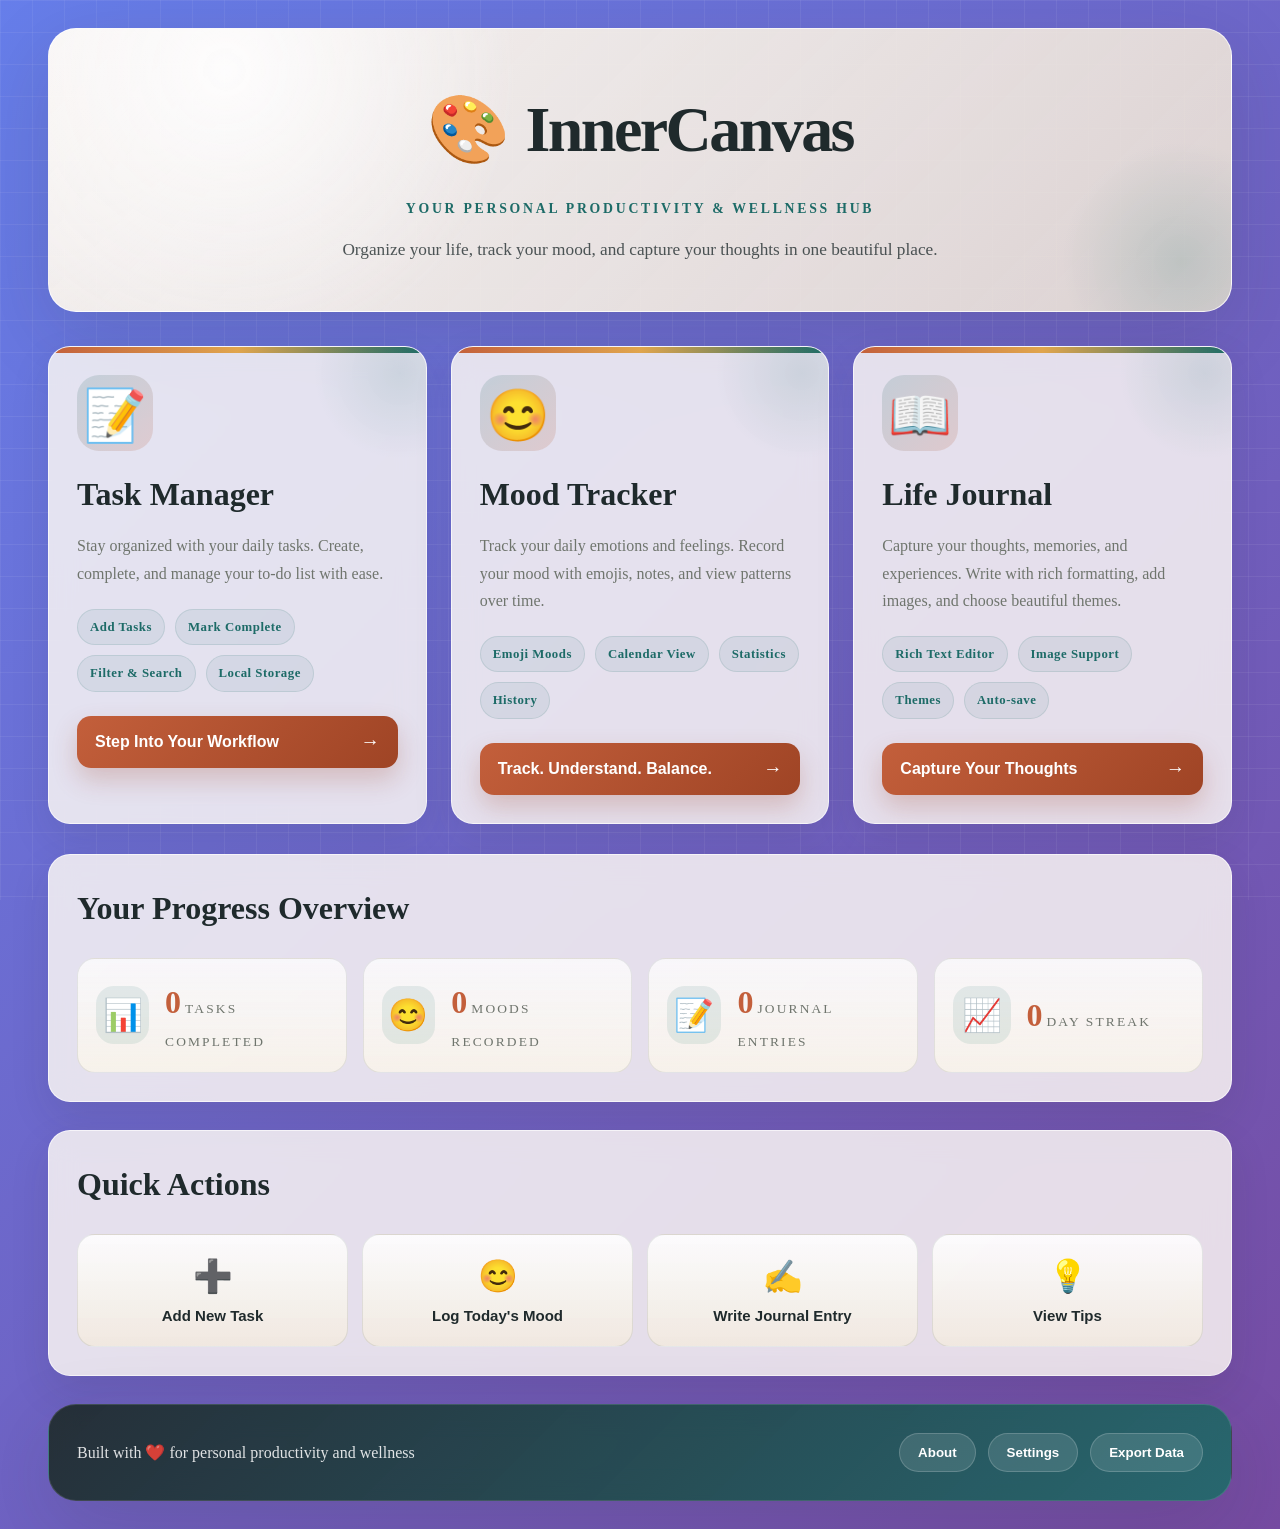
<file: index.html>
<!DOCTYPE html>
<html lang="en">
<head>
    <meta charset="UTF-8">
    <meta name="viewport" content="width=device-width, initial-scale=1.0">
    <title>InnerCanvas - Personal Productivity Hub</title>
    <link rel="stylesheet" href="styles/homestyles.css">
</head>
<body>
    <div class="container">
        <header class="main-header">
            <div class="header-content">
                <h1 class="main-title">
                    <span class="title-icon">🎨</span>
                    InnerCanvas
                </h1>
                <p class="main-subtitle">Your Personal Productivity & Wellness Hub</p>
                <p class="welcome-text">Organize your life, track your mood, and capture your thoughts in one beautiful place.</p>
            </div>
        </header>

        <div class="apps-grid">
            <div class="app-card" data-app="task-manager">
                <div class="app-icon">📝</div>
                <h2 class="app-title">Task Manager</h2>
                <p class="app-description">Stay organized with your daily tasks. Create, complete, and manage your to-do list with ease.</p>
                <div class="app-features">
                    <span class="feature-tag">Add Tasks</span>
                    <span class="feature-tag">Mark Complete</span>
                    <span class="feature-tag">Filter & Search</span>
                    <span class="feature-tag">Local Storage</span>
                </div>
                <button class="app-btn" onclick="navigateToApp('pages/taskmanager.html')">
                    <span class="btn-text">Step Into Your Workflow</span>
                    <span class="btn-arrow">→</span>
                </button>
            </div>

            <div class="app-card" data-app="mood-tracker">
                <div class="app-icon">😊</div>
                <h2 class="app-title">Mood Tracker</h2>
                <p class="app-description">Track your daily emotions and feelings. Record your mood with emojis, notes, and view patterns over time.</p>
                <div class="app-features">
                    <span class="feature-tag">Emoji Moods</span>
                    <span class="feature-tag">Calendar View</span>
                    <span class="feature-tag">Statistics</span>
                    <span class="feature-tag">History</span>
                </div>
                <button class="app-btn" onclick="navigateToApp('pages/moodtracker.html')">
                    <span class="btn-text">Track. Understand. Balance.</span>
                    <span class="btn-arrow">→</span>
                </button>
            </div>

            <div class="app-card" data-app="journal">
                <div class="app-icon">📖</div>
                <h2 class="app-title">Life Journal</h2>
                <p class="app-description">Capture your thoughts, memories, and experiences. Write with rich formatting, add images, and choose beautiful themes.</p>
                <div class="app-features">
                    <span class="feature-tag">Rich Text Editor</span>
                    <span class="feature-tag">Image Support</span>
                    <span class="feature-tag">Themes</span>
                    <span class="feature-tag">Auto-save</span>
                </div>
                <button class="app-btn" onclick="navigateToApp('pages/journal.html')">
                    <span class="btn-text">Capture Your Thoughts</span>
                    <span class="btn-arrow">→</span>
                </button>
            </div>
        </div>

        <div class="stats-section">
            <h3 class="stats-title">Your Progress Overview</h3>
            <div class="stats-grid">
                <div class="stat-card">
                    <div class="stat-icon">📊</div>
                    <div class="stat-content">
                        <span class="stat-number" id="totalTasks">0</span>
                        <span class="stat-label">Tasks Completed</span>
                    </div>
                </div>
                <div class="stat-card">
                    <div class="stat-icon">😊</div>
                    <div class="stat-content">
                        <span class="stat-number" id="totalMoods">0</span>
                        <span class="stat-label">Moods Recorded</span>
                    </div>
                </div>
                <div class="stat-card">
                    <div class="stat-icon">📝</div>
                    <div class="stat-content">
                        <span class="stat-number" id="totalEntries">0</span>
                        <span class="stat-label">Journal Entries</span>
                    </div>
                </div>
                <div class="stat-card">
                    <div class="stat-icon">📈</div>
                    <div class="stat-content">
                        <span class="stat-number" id="streakDays">0</span>
                        <span class="stat-label">Day Streak</span>
                    </div>
                </div>
            </div>
        </div>

        <div class="quick-actions">
            <h3 class="actions-title">Quick Actions</h3>
            <div class="actions-grid">
                <button class="quick-action-btn" onclick="navigateToApp('pages/taskmanager.html')">
                    <span class="action-icon">➕</span>
                    <span class="action-text">Add New Task</span>
                </button>
                <button class="quick-action-btn" onclick="navigateToApp('pages/moodtracker.html')">
                    <span class="action-icon">😊</span>
                    <span class="action-text">Log Today's Mood</span>
                </button>
                <button class="quick-action-btn" onclick="navigateToApp('pages/journal.html')">
                    <span class="action-icon">✍️</span>
                    <span class="action-text">Write Journal Entry</span>
                </button>
                <button class="quick-action-btn" onclick="showTips()">
                    <span class="action-icon">💡</span>
                    <span class="action-text">View Tips</span>
                </button>
            </div>
        </div>

        <footer class="main-footer">
            <div class="footer-content">
                <p class="footer-text">Built with ❤️ for personal productivity and wellness</p>
                <div class="footer-links">
                    <button class="footer-link" onclick="showAbout()">About</button>
                    <button class="footer-link" onclick="showSettings()">Settings</button>
                    <button class="footer-link" onclick="exportData()">Export Data</button>
                </div>
            </div>
        </footer>
    </div>

    <div id="tipsModal" class="modal">
        <div class="modal-content">
            <span class="close">&times;</span>
            <h3>💡 Productivity Tips</h3>
            <div class="tips-content">
                <div class="tip-section">
                    <h4>📝 Task Management</h4>
                    <ul>
                        <li>Break large tasks into smaller, manageable pieces</li>
                        <li>Use the priority system to focus on what matters most</li>
                        <li>Review and update your tasks daily</li>
                        <li>Celebrate completing tasks to stay motivated</li>
                    </ul>
                </div>
                <div class="tip-section">
                    <h4>😊 Mood Tracking</h4>
                    <ul>
                        <li>Log your mood at the same time each day for consistency</li>
                        <li>Add notes to understand what influences your mood</li>
                        <li>Review your mood patterns weekly to identify trends</li>
                        <li>Use the calendar view to see your emotional journey</li>
                    </ul>
                </div>
                <div class="tip-section">
                    <h4>📖 Journaling</h4>
                    <ul>
                        <li>Write regularly, even if just a few sentences</li>
                        <li>Use different themes to match your mood</li>
                        <li>Include details about your day and feelings</li>
                        <li>Don't worry about perfect grammar - focus on expression</li>
                    </ul>
                </div>
            </div>
        </div>
    </div>

    <div id="aboutModal" class="modal">
        <div class="modal-content">
            <span class="close">&times;</span>
            <h3>About InnerCanvas</h3>
            <div class="about-content">
                <p>InnerCanvas is your personal productivity and wellness hub, designed to help you organize your life, track your emotions, and capture your thoughts.</p>
                <h4>Features:</h4>
                <ul>
                    <li><strong>Task Manager:</strong> Organize and track your daily tasks</li>
                    <li><strong>Mood Tracker:</strong> Monitor your emotional well-being</li>
                    <li><strong>Life Journal:</strong> Document your thoughts and experiences</li>
                </ul>
                <p>All your data is stored locally in your browser for privacy and security.</p>
            </div>
        </div>
    </div>

    <div id="settingsModal" class="modal">
        <div class="modal-content">
            <span class="close">&times;</span>
            <h3>Settings</h3>
            <div class="settings-content">
                <div class="setting-group">
                    <label for="themeSelect">Theme:</label>
                    <select id="themeSelect">
                        <option value="default">Default</option>
                        <option value="dark">Dark Mode</option>
                        <option value="light">Light Mode</option>
                    </select>
                </div>
                <div class="setting-group">
                    <label for="autoSave">Auto-save:</label>
                    <input type="checkbox" id="autoSave" checked>
                </div>
                <div class="setting-group">
                    <label for="notifications">Notifications:</label>
                    <input type="checkbox" id="notifications" checked>
                </div>
                <button class="save-settings-btn" onclick="saveSettings()">Save Settings</button>
            </div>
        </div>
    </div>

    <script src="scripts/homescript.js"></script>
</body>
</html>
</file>
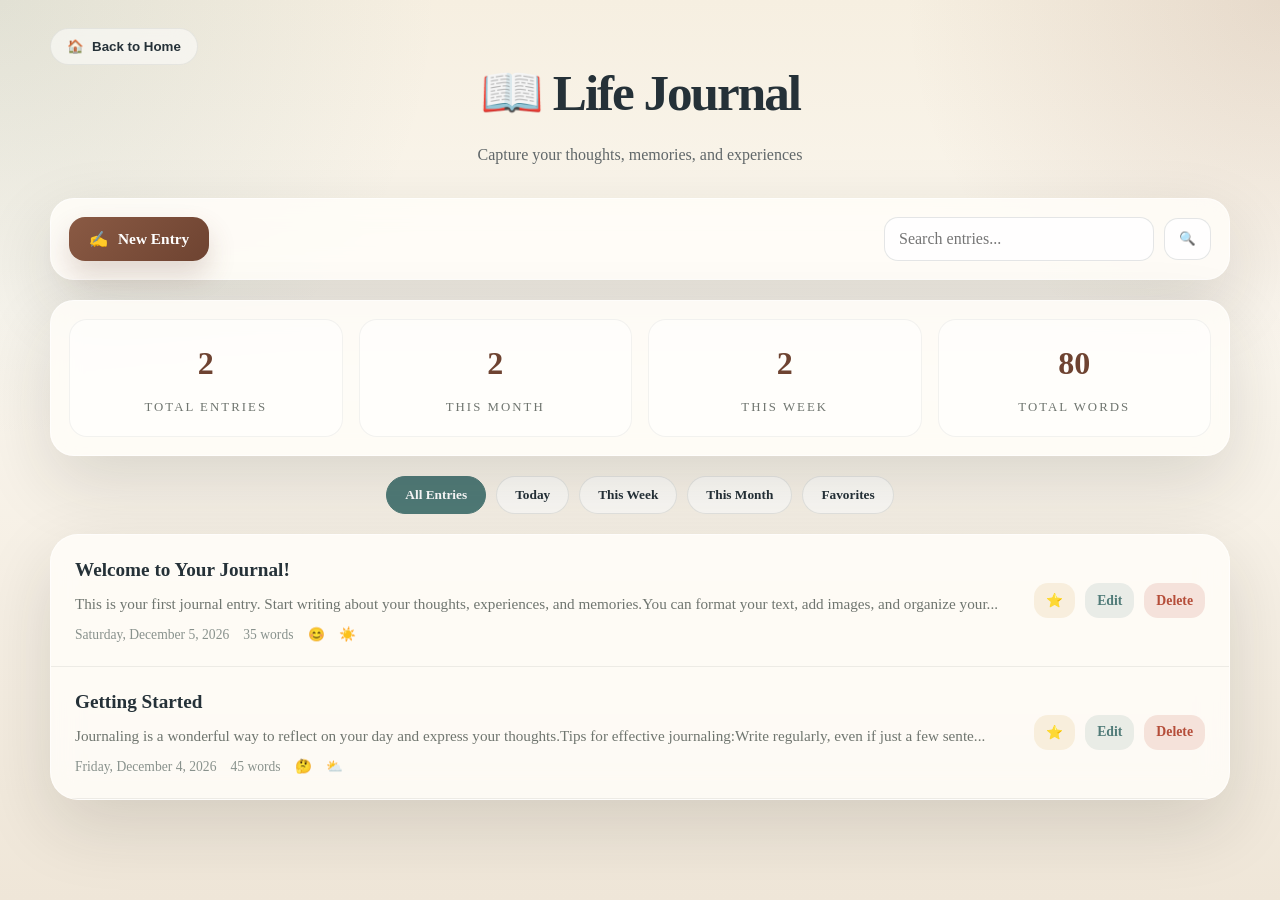
<file: pages/journal.html>
<!DOCTYPE html>
<html lang="en">
<head>
    <meta charset="UTF-8">
    <meta name="viewport" content="width=device-width, initial-scale=1.0">
    <title>Life Journal</title>
    <link rel="stylesheet" href="../styles/journalstyles.css">
</head>
<body>
    <div class="container">
        <header>
            <div class="header-nav">
                <button class="back-home-btn" onclick="window.location.href='../index.html'">
                    <span class="btn-icon">🏠</span>
                    Back to Home
                </button>
            </div>
            <h1>📖 Life Journal</h1>
            <p>Capture your thoughts, memories, and experiences</p>
        </header>
        
        <div class="journal-controls">
            <button id="newEntryBtn" class="new-entry-btn">
                <span class="btn-icon">✍️</span>
                New Entry
            </button>
            <div class="search-section">
                <input type="text" id="searchInput" placeholder="Search entries..." maxlength="50">
                <button id="searchBtn" class="search-btn">🔍</button>
            </div>
        </div>
        
        <div class="journal-stats">
            <div class="stat-item">
                <span class="stat-number" id="totalEntries">0</span>
                <span class="stat-label">Total Entries</span>
            </div>
            <div class="stat-item">
                <span class="stat-number" id="thisMonth">0</span>
                <span class="stat-label">This Month</span>
            </div>
            <div class="stat-item">
                <span class="stat-number" id="thisWeek">0</span>
                <span class="stat-label">This Week</span>
            </div>
            <div class="stat-item">
                <span class="stat-number" id="totalWords">0</span>
                <span class="stat-label">Total Words</span>
            </div>
        </div>
        
        <div class="filter-section">
            <button class="filter-btn active" data-filter="all">All Entries</button>
            <button class="filter-btn" data-filter="today">Today</button>
            <button class="filter-btn" data-filter="week">This Week</button>
            <button class="filter-btn" data-filter="month">This Month</button>
            <button class="filter-btn" data-filter="favorites">Favorites</button>
        </div>
        
        <div class="journal-entries">
            <div id="entriesList" class="entries-list">
                <!-- Journal entries will be dynamically added here -->
            </div>
            
            <div id="emptyState" class="empty-state">
                <div class="empty-icon">📝</div>
                <h3>No journal entries yet</h3>
                <p>Start your journaling journey by creating your first entry!</p>
                <button class="start-journal-btn" onclick="window.location.href='journaleditor.html'">
                    <span class="btn-icon">✍️</span>
                    Start Writing
                </button>
            </div>
        </div>
    </div>
    
    <!-- Entry Preview Modal -->
    <div id="previewModal" class="modal">
        <div class="modal-content">
            <span class="close">&times;</span>
            <div id="modalContent">
                <!-- Modal content will be dynamically added here -->
            </div>
        </div>
    </div>
    
    <!-- Delete Confirmation Modal -->
    <div id="deleteModal" class="modal">
        <div class="modal-content small">
            <h3>Delete Entry</h3>
            <p>Are you sure you want to delete this journal entry? This action cannot be undone.</p>
            <div class="modal-actions">
                <button id="confirmDelete" class="btn-danger">Delete</button>
                <button id="cancelDelete" class="btn-secondary">Cancel</button>
            </div>
        </div>
    </div>
    
    <script src="../scripts/journalscript.js"></script>
</body>
</html>
</file>
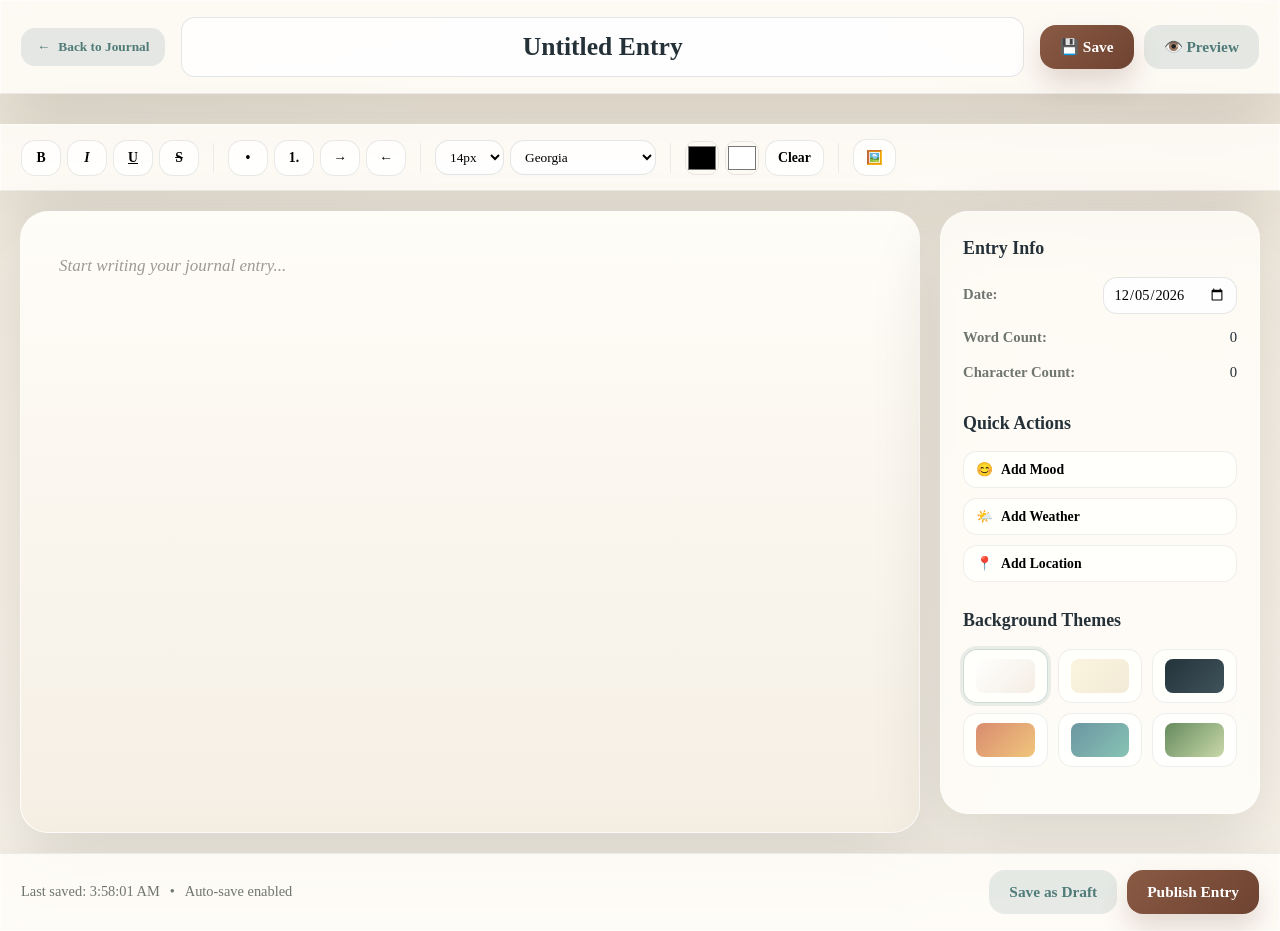
<file: pages/journaleditor.html>
<!DOCTYPE html>
<html lang="en">
<head>
    <meta charset="UTF-8">
    <meta name="viewport" content="width=device-width, initial-scale=1.0">
    <title>Journal Editor</title>
    <link rel="stylesheet" href="../styles/journalstyles.css">
</head>
<body>
    <div class="editor-container">
        <header class="editor-header">
            <div class="editor-nav">
                <button id="backBtn" class="back-btn">
                    <span class="btn-icon">←</span>
                    Back to Journal
                </button>
                <div class="editor-title">
                    <input type="text" id="entryTitle" placeholder="Untitled Entry" maxlength="100">
                </div>
                <div class="editor-actions">
                    <button id="saveBtn" class="save-btn">
                        <span class="btn-icon">💾</span>
                        Save
                    </button>
                    <button id="previewBtn" class="preview-btn">
                        <span class="btn-icon">👁️</span>
                        Preview
                    </button>
                </div>
            </div>
        </header>
        
        <div class="editor-toolbar">
            <div class="toolbar-group">
                <button class="toolbar-btn" data-command="bold" title="Bold">
                    <strong>B</strong>
                </button>
                <button class="toolbar-btn" data-command="italic" title="Italic">
                    <em>I</em>
                </button>
                <button class="toolbar-btn" data-command="underline" title="Underline">
                    <u>U</u>
                </button>
                <button class="toolbar-btn" data-command="strikeThrough" title="Strikethrough">
                    <s>S</s>
                </button>
            </div>
            
            <div class="toolbar-separator"></div>
            
            <div class="toolbar-group">
                <button class="toolbar-btn" data-command="insertUnorderedList" title="Bullet List">
                    <span>•</span>
                </button>
                <button class="toolbar-btn" data-command="insertOrderedList" title="Numbered List">
                    <span>1.</span>
                </button>
                <button class="toolbar-btn" data-command="indent" title="Indent">
                    <span>→</span>
                </button>
                <button class="toolbar-btn" data-command="outdent" title="Outdent">
                    <span>←</span>
                </button>
            </div>
            
            <div class="toolbar-separator"></div>
            
            <div class="toolbar-group">
                <select id="fontSize" class="font-size-select">
                    <option value="12px">12px</option>
                    <option value="14px" selected>14px</option>
                    <option value="16px">16px</option>
                    <option value="18px">18px</option>
                    <option value="20px">20px</option>
                    <option value="24px">24px</option>
                </select>
                <select id="fontFamily" class="font-family-select">
                    <option value="Arial, sans-serif">Arial</option>
                    <option value="Georgia, serif" selected>Georgia</option>
                    <option value="Times New Roman, serif">Times New Roman</option>
                    <option value="Courier New, monospace">Courier New</option>
                    <option value="Verdana, sans-serif">Verdana</option>
                    <option value="Helvetica, sans-serif">Helvetica</option>
                </select>
            </div>
            
            <div class="toolbar-separator"></div>
            
            <div class="toolbar-group">
                <input type="color" id="textColor" class="color-picker" value="#000000" title="Text Color">
                <input type="color" id="backgroundColor" class="color-picker" value="#ffffff" title="Background Color">
                <button class="toolbar-btn" data-command="removeFormat" title="Clear Formatting">
                    <span>Clear</span>
                </button>
            </div>
            
            <div class="toolbar-separator"></div>
            
            <div class="toolbar-group">
                <button id="insertImageBtn" class="toolbar-btn" title="Insert Image">
                    <span>🖼️</span>
                </button>
                <input type="file" id="imageInput" accept="image/*" style="display: none;">
            </div>
        </div>
        
        <div class="editor-content">
            <div class="editor-wrapper">
                <div id="editor" class="rich-editor" contenteditable="true" data-placeholder="Start writing your journal entry...">
                    <!-- Rich text editor content will be here -->
                </div>
            </div>
            
            <div class="editor-sidebar">
                <div class="sidebar-section">
                    <h3>Entry Info</h3>
                    <div class="info-item">
                        <label>Date:</label>
                        <input type="date" id="entryDate" class="date-input">
                    </div>
                    <div class="info-item">
                        <label>Word Count:</label>
                        <span id="wordCount">0</span>
                    </div>
                    <div class="info-item">
                        <label>Character Count:</label>
                        <span id="charCount">0</span>
                    </div>
                </div>
                
                <div class="sidebar-section">
                    <h3>Quick Actions</h3>
                    <button class="sidebar-btn" id="addMoodBtn">
                        <span class="btn-icon">😊</span>
                        Add Mood
                    </button>
                    <button class="sidebar-btn" id="addWeatherBtn">
                        <span class="btn-icon">🌤️</span>
                        Add Weather
                    </button>
                    <button class="sidebar-btn" id="addLocationBtn">
                        <span class="btn-icon">📍</span>
                        Add Location
                    </button>
                </div>
                
                <div class="sidebar-section">
                    <h3>Background Themes</h3>
                    <div class="theme-grid">
                        <button class="theme-btn" data-theme="default" title="Default">
                            <div class="theme-preview default"></div>
                        </button>
                        <button class="theme-btn" data-theme="paper" title="Paper">
                            <div class="theme-preview paper"></div>
                        </button>
                        <button class="theme-btn" data-theme="night" title="Night">
                            <div class="theme-preview night"></div>
                        </button>
                        <button class="theme-btn" data-theme="sunset" title="Sunset">
                            <div class="theme-preview sunset"></div>
                        </button>
                        <button class="theme-btn" data-theme="ocean" title="Ocean">
                            <div class="theme-preview ocean"></div>
                        </button>
                        <button class="theme-btn" data-theme="forest" title="Forest">
                            <div class="theme-preview forest"></div>
                        </button>
                    </div>
                </div>
            </div>
        </div>
        
        <div class="editor-footer">
            <div class="footer-info">
                <span id="lastSaved">Not saved</span>
                <span class="separator">•</span>
                <span id="autoSaveStatus">Auto-save enabled</span>
            </div>
            <div class="footer-actions">
                <button id="draftBtn" class="draft-btn">Save as Draft</button>
                <button id="publishBtn" class="publish-btn">Publish Entry</button>
            </div>
        </div>
    </div>
    
    <!-- Mood Selection Modal -->
    <div id="moodModal" class="modal">
        <div class="modal-content">
            <span class="close">&times;</span>
            <h3>Add Mood to Entry</h3>
            <div class="mood-grid">
                <button class="mood-btn" data-mood="😊">😊 Happy</button>
                <button class="mood-btn" data-mood="😢">😢 Sad</button>
                <button class="mood-btn" data-mood="😴">😴 Tired</button>
                <button class="mood-btn" data-mood="😤">😤 Angry</button>
                <button class="mood-btn" data-mood="😰">😰 Anxious</button>
                <button class="mood-btn" data-mood="😌">😌 Calm</button>
                <button class="mood-btn" data-mood="🤔">🤔 Thoughtful</button>
                <button class="mood-btn" data-mood="😍">😍 Excited</button>
                <button class="mood-btn" data-mood="😔">😔 Disappointed</button>
                <button class="mood-btn" data-mood="😎">😎 Confident</button>
                <button class="mood-btn" data-mood="🤗">🤗 Grateful</button>
                <button class="mood-btn" data-mood="😕">😕 Confused</button>
            </div>
        </div>
    </div>
    
    <!-- Weather Selection Modal -->
    <div id="weatherModal" class="modal">
        <div class="modal-content">
            <span class="close">&times;</span>
            <h3>Add Weather to Entry</h3>
            <div class="weather-grid">
                <button class="weather-btn" data-weather="☀️">☀️ Sunny</button>
                <button class="weather-btn" data-weather="⛅">⛅ Partly Cloudy</button>
                <button class="weather-btn" data-weather="☁️">☁️ Cloudy</button>
                <button class="weather-btn" data-weather="🌧️">🌧️ Rainy</button>
                <button class="weather-btn" data-weather="⛈️">⛈️ Stormy</button>
                <button class="weather-btn" data-weather="❄️">❄️ Snowy</button>
                <button class="weather-btn" data-weather="🌤️">🌤️ Clear</button>
                <button class="weather-btn" data-weather="🌫️">🌫️ Foggy</button>
            </div>
        </div>
    </div>
    
    <!-- Location Modal -->
    <div id="locationModal" class="modal">
        <div class="modal-content">
            <span class="close">&times;</span>
            <h3>Add Location to Entry</h3>
            <div class="location-form">
                <input type="text" id="locationInput" placeholder="Enter location..." maxlength="50">
                <button id="addLocationConfirm" class="confirm-btn">Add Location</button>
            </div>
        </div>
    </div>
    
    <script src="../scripts/journaleditor.js"></script>
</body>
</html>
</file>
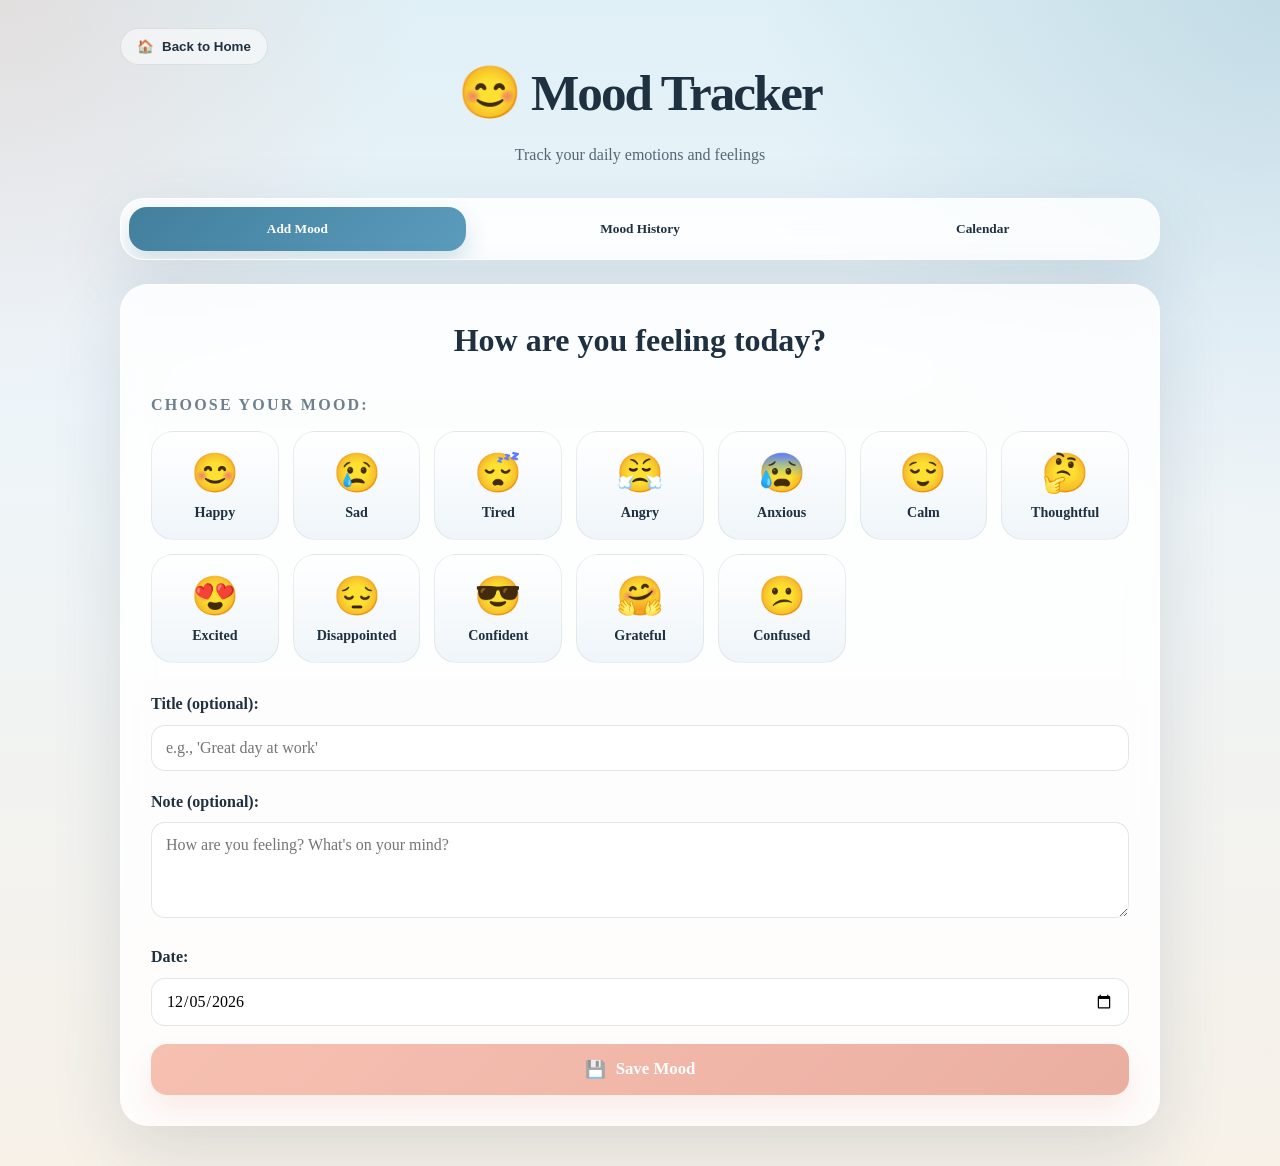
<file: pages/moodtracker.html>
<!DOCTYPE html>
<html lang="en">
<head>
    <meta charset="UTF-8">
    <meta name="viewport" content="width=device-width, initial-scale=1.0">
    <title>Mood Tracker</title>
    <link rel="stylesheet" href="../styles/moodtrackerstyles.css">
</head>
<body>
    <div class="container">
        <header>
            <div class="header-nav">
                <button class="back-home-btn" onclick="window.location.href='../index.html'">
                    <span class="btn-icon">🏠</span>
                    Back to Home
                </button>
            </div>
            <h1>😊 Mood Tracker</h1>
            <p>Track your daily emotions and feelings</p>
        </header>
        
        <!-- Navigation Tabs -->
        <div class="nav-tabs">
            <button class="tab-btn active" data-tab="add-mood">Add Mood</button>
            <button class="tab-btn" data-tab="mood-list">Mood History</button>
            <button class="tab-btn" data-tab="calendar">Calendar</button>
        </div>
        
        <!-- Add Mood Tab -->
        <div id="add-mood" class="tab-content active">
            <div class="mood-form">
                <h2>How are you feeling today?</h2>
                
                <div class="emoji-selector">
                    <h3>Choose your mood:</h3>
                    <div class="emoji-grid">
                        <button class="emoji-btn" data-emoji="😊" data-mood="Happy">
                            <span class="emoji">😊</span>
                            <span class="mood-label">Happy</span>
                        </button>
                        <button class="emoji-btn" data-emoji="😢" data-mood="Sad">
                            <span class="emoji">😢</span>
                            <span class="mood-label">Sad</span>
                        </button>
                        <button class="emoji-btn" data-emoji="😴" data-mood="Tired">
                            <span class="emoji">😴</span>
                            <span class="mood-label">Tired</span>
                        </button>
                        <button class="emoji-btn" data-emoji="😤" data-mood="Angry">
                            <span class="emoji">😤</span>
                            <span class="mood-label">Angry</span>
                        </button>
                        <button class="emoji-btn" data-emoji="😰" data-mood="Anxious">
                            <span class="emoji">😰</span>
                            <span class="mood-label">Anxious</span>
                        </button>
                        <button class="emoji-btn" data-emoji="😌" data-mood="Calm">
                            <span class="emoji">😌</span>
                            <span class="mood-label">Calm</span>
                        </button>
                        <button class="emoji-btn" data-emoji="🤔" data-mood="Thoughtful">
                            <span class="emoji">🤔</span>
                            <span class="mood-label">Thoughtful</span>
                        </button>
                        <button class="emoji-btn" data-emoji="😍" data-mood="Excited">
                            <span class="emoji">😍</span>
                            <span class="mood-label">Excited</span>
                        </button>
                        <button class="emoji-btn" data-emoji="😔" data-mood="Disappointed">
                            <span class="emoji">😔</span>
                            <span class="mood-label">Disappointed</span>
                        </button>
                        <button class="emoji-btn" data-emoji="😎" data-mood="Confident">
                            <span class="emoji">😎</span>
                            <span class="mood-label">Confident</span>
                        </button>
                        <button class="emoji-btn" data-emoji="🤗" data-mood="Grateful">
                            <span class="emoji">🤗</span>
                            <span class="mood-label">Grateful</span>
                        </button>
                        <button class="emoji-btn" data-emoji="😕" data-mood="Confused">
                            <span class="emoji">😕</span>
                            <span class="mood-label">Confused</span>
                        </button>
                    </div>
                </div>
                
                <div class="form-group">
                    <label for="moodTitle">Title (optional):</label>
                    <input type="text" id="moodTitle" placeholder="e.g., 'Great day at work'" maxlength="50">
                </div>
                
                <div class="form-group">
                    <label for="moodNote">Note (optional):</label>
                    <textarea id="moodNote" placeholder="How are you feeling? What's on your mind?" maxlength="200" rows="3"></textarea>
                </div>
                
                <div class="form-group">
                    <label for="moodDate">Date:</label>
                    <input type="date" id="moodDate">
                </div>
                
                <button id="saveMoodBtn" class="save-btn" disabled>
                    <span class="btn-icon">💾</span>
                    Save Mood
                </button>
            </div>
        </div>
        
        <!-- Mood History Tab -->
        <div id="mood-list" class="tab-content">
            <div class="mood-history">
                <div class="history-header">
                    <h2>Your Mood History</h2>
                    <div class="filter-controls">
                        <select id="moodFilter">
                            <option value="all">All Moods</option>
                            <option value="😊">Happy</option>
                            <option value="😢">Sad</option>
                            <option value="😴">Tired</option>
                            <option value="😤">Angry</option>
                            <option value="😰">Anxious</option>
                            <option value="😌">Calm</option>
                            <option value="🤔">Thoughtful</option>
                            <option value="😍">Excited</option>
                            <option value="😔">Disappointed</option>
                            <option value="😎">Confident</option>
                            <option value="🤗">Grateful</option>
                            <option value="😕">Confused</option>
                        </select>
                        <button id="clearHistoryBtn" class="clear-btn">Clear All</button>
                    </div>
                </div>
                
                <div id="moodStats" class="mood-stats">
                    <div class="stat-item">
                        <span class="stat-number" id="totalMoods">0</span>
                        <span class="stat-label">Total Entries</span>
                    </div>
                    <div class="stat-item">
                        <span class="stat-number" id="currentStreak">0</span>
                        <span class="stat-label">Day Streak</span>
                    </div>
                    <div class="stat-item">
                        <span class="stat-number" id="mostCommonMood">-</span>
                        <span class="stat-label">Most Common</span>
                    </div>
                </div>
                
                <div id="moodList" class="mood-list">
                    <!-- Mood entries will be dynamically added here -->
                </div>
                
                <div id="emptyHistory" class="empty-state">
                    <div class="empty-icon">📝</div>
                    <h3>No moods recorded yet</h3>
                    <p>Start tracking your emotions to see your mood history here!</p>
                </div>
            </div>
        </div>
        
        <!-- Calendar Tab -->
        <div id="calendar" class="tab-content">
            <div class="calendar-container">
                <div class="calendar-header">
                    <button id="prevMonth" class="nav-btn">‹</button>
                    <h2 id="currentMonth"></h2>
                    <button id="nextMonth" class="nav-btn">›</button>
                </div>
                
                <div class="calendar-grid">
                    <div class="calendar-weekdays">
                        <div class="weekday">Sun</div>
                        <div class="weekday">Mon</div>
                        <div class="weekday">Tue</div>
                        <div class="weekday">Wed</div>
                        <div class="weekday">Thu</div>
                        <div class="weekday">Fri</div>
                        <div class="weekday">Sat</div>
                    </div>
                    <div id="calendarDays" class="calendar-days">
                        <!-- Calendar days will be dynamically generated here -->
                    </div>
                </div>
                
                <div class="calendar-legend">
                    <h3>Mood Legend</h3>
                    <div class="legend-items">
                        <div class="legend-item">
                            <span class="legend-emoji">😊</span>
                            <span class="legend-label">Happy</span>
                        </div>
                        <div class="legend-item">
                            <span class="legend-emoji">😢</span>
                            <span class="legend-label">Sad</span>
                        </div>
                        <div class="legend-item">
                            <span class="legend-emoji">😴</span>
                            <span class="legend-label">Tired</span>
                        </div>
                        <div class="legend-item">
                            <span class="legend-emoji">😤</span>
                            <span class="legend-label">Angry</span>
                        </div>
                        <div class="legend-item">
                            <span class="legend-emoji">😰</span>
                            <span class="legend-label">Anxious</span>
                        </div>
                        <div class="legend-item">
                            <span class="legend-emoji">😌</span>
                            <span class="legend-label">Calm</span>
                        </div>
                    </div>
                </div>
            </div>
        </div>
    </div>
    
    <!-- Mood Detail Modal -->
    <div id="moodModal" class="modal">
        <div class="modal-content">
            <span class="close">&times;</span>
            <div id="modalContent">
                <!-- Modal content will be dynamically added here -->
            </div>
        </div>
    </div>
    
    <script src="../scripts/moodtrackerscript.js"></script>
</body>
</html>
</file>
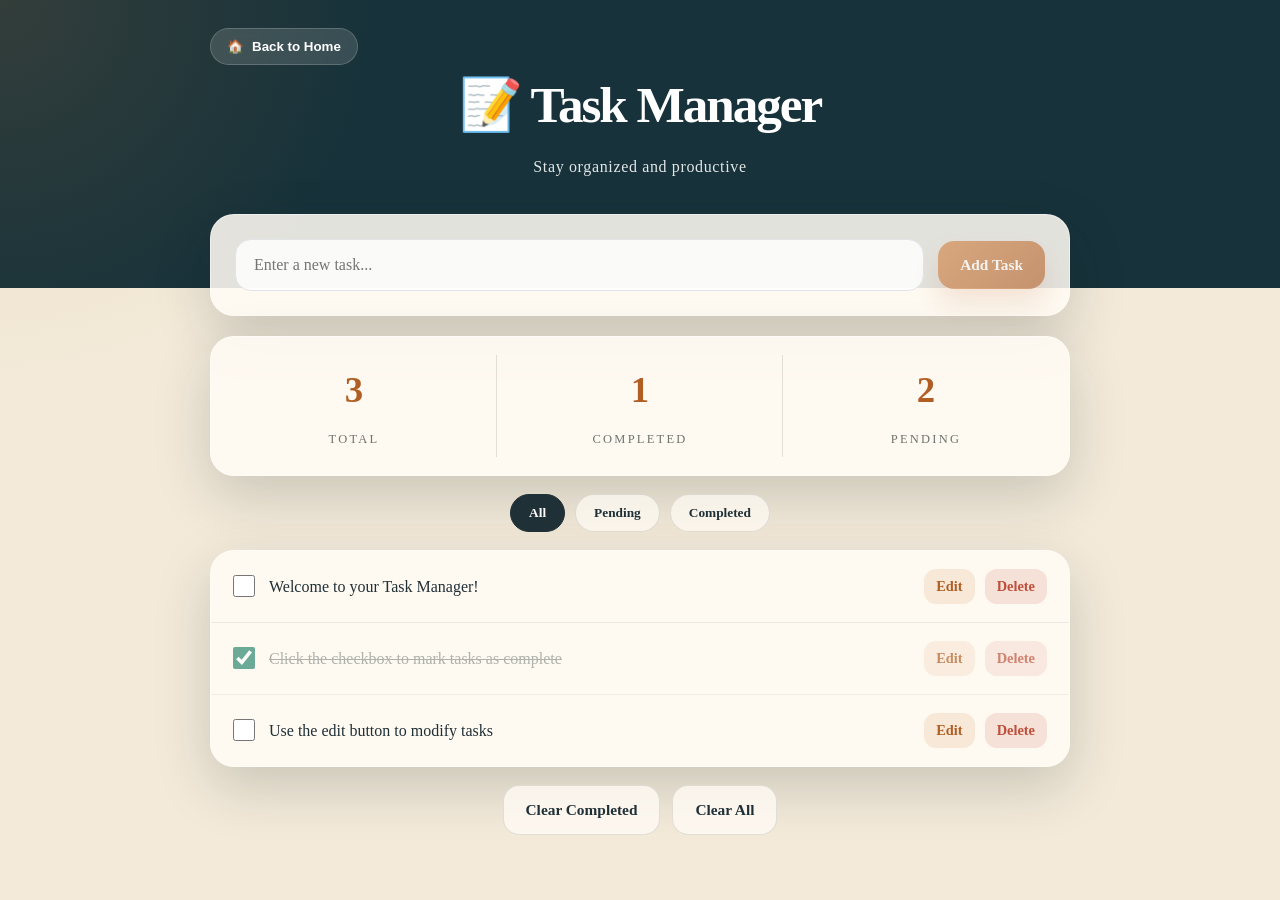
<file: pages/taskmanager.html>
<!DOCTYPE html>
<html lang="en">
<head>
    <meta charset="UTF-8">
    <meta name="viewport" content="width=device-width, initial-scale=1.0">
    <title>Task Manager</title>
    <link rel="stylesheet" href="../styles/taskmanagerstyles.css">
</head>
<body>
    <div class="container">
        <header>
            <div class="header-nav">
                <button class="back-home-btn" onclick="window.location.href='../index.html'">
                    <span class="btn-icon">🏠</span>
                    Back to Home
                </button>
            </div>
            <h1>📝 Task Manager</h1>
            <p>Stay organized and productive</p>
        </header>
        
        <div class="input-section">
            <div class="input-group">
                <input type="text" id="taskInput" placeholder="Enter a new task..." maxlength="100">
                <button id="addBtn" class="add-btn">Add Task</button>
            </div>
        </div>
        
        <div class="stats">
            <div class="stat">
                <span class="stat-number" id="totalTasks">0</span>
                <span class="stat-label">Total</span>
            </div>
            <div class="stat">
                <span class="stat-number" id="completedTasks">0</span>
                <span class="stat-label">Completed</span>
            </div>
            <div class="stat">
                <span class="stat-number" id="pendingTasks">0</span>
                <span class="stat-label">Pending</span>
            </div>
        </div>
        
        <div class="filter-section">
            <button class="filter-btn active" data-filter="all">All</button>
            <button class="filter-btn" data-filter="pending">Pending</button>
            <button class="filter-btn" data-filter="completed">Completed</button>
        </div>
        
        <div class="tasks-section">
            <ul id="taskList" class="task-list">
                <!-- Tasks will be dynamically added here -->
            </ul>
            <div id="emptyState" class="empty-state">
                <div class="empty-icon">📋</div>
                <h3>No tasks yet</h3>
                <p>Add your first task to get started!</p>
            </div>
        </div>
        
        <div class="actions">
            <button id="clearCompleted" class="clear-btn">Clear Completed</button>
            <button id="clearAll" class="clear-btn danger">Clear All</button>
        </div>
    </div>
    
    <script src="../scripts/taskmanagerscript.js"></script>
</body>
</html>
</file>
<file: styles/homestyles.css>
/* Reset and base styles */
* {
    margin: 0;
    padding: 0;
    box-sizing: border-box;
}

:root {
    --bg-cream: #f7f2e8;
    --bg-sand: #efe5d4;
    --panel: rgba(255, 252, 246, 0.82);
    --panel-strong: #fffaf2;
    --ink: #1f2a2c;
    --muted: #6f756d;
    --line: rgba(30, 48, 53, 0.1);
    --brand: #c35f3b;
    --brand-dark: #9f4425;
    --accent: #1d6b67;
    --accent-soft: #d8ece6;
    --shadow-lg: 0 24px 80px rgba(42, 37, 28, 0.14);
    --shadow-md: 0 16px 40px rgba(42, 37, 28, 0.1);
    --radius-xl: 28px;
    --radius-lg: 22px;
    --radius-md: 16px;
}

body {
    font-family: "Times New Roman", Times, serif;
    background:
        radial-gradient(circle at top left, rgba(29, 107, 103, 0.18), transparent 30%),
        radial-gradient(circle at top right, rgba(195, 95, 59, 0.2), transparent 28%),
        linear-gradient(180deg, var(--bg-cream) 0%, #f9f6ef 35%, var(--bg-sand) 100%);
    min-height: 100vh;
    color: var(--ink);
    line-height: 1.6;
}

body::before {
    content: "";
    position: fixed;
    inset: 0;
    background-image:
        linear-gradient(rgba(255, 255, 255, 0.2) 1px, transparent 1px),
        linear-gradient(90deg, rgba(255, 255, 255, 0.18) 1px, transparent 1px);
    background-size: 32px 32px;
    opacity: 0.35;
    pointer-events: none;
}

.container {
    max-width: 1240px;
    margin: 0 auto;
    padding: 28px;
    min-height: 100vh;
    position: relative;
    z-index: 1;
}

.main-header {
    margin-bottom: 34px;
    color: var(--ink);
}

.header-content {
    position: relative;
    overflow: hidden;
    background:
        radial-gradient(circle at 15% 15%, rgba(255, 255, 255, 0.85), transparent 28%),
        linear-gradient(135deg, rgba(255, 250, 242, 0.95), rgba(239, 229, 212, 0.85));
    border-radius: var(--radius-xl);
    padding: 48px 36px;
    box-shadow: var(--shadow-lg);
    border: 1px solid rgba(255, 255, 255, 0.7);
    text-align: center;
}

.header-content::after {
    content: "";
    position: absolute;
    inset: auto -80px -80px auto;
    width: 260px;
    height: 260px;
    background: radial-gradient(circle, rgba(29, 107, 103, 0.16), transparent 65%);
    pointer-events: none;
}

.main-title {
    font-family: "Times New Roman", Times, serif;
    font-size: clamp(2.8rem, 5vw, 4.6rem);
    margin-bottom: 14px;
    display: flex;
    align-items: center;
    justify-content: center;
    gap: 18px;
    letter-spacing: -0.04em;
}

.title-icon {
    font-size: clamp(3.2rem, 5.2vw, 4.7rem);
    animation: float 4s ease-in-out infinite;
}

@keyframes float {
    0%, 100% { transform: translateY(0); }
    50% { transform: translateY(-12px) rotate(-4deg); }
}

.main-subtitle {
    text-transform: uppercase;
    letter-spacing: 0.2em;
    font-size: 0.86rem;
    color: var(--accent);
    margin-bottom: 16px;
    font-weight: 700;
}

.welcome-text {
    font-size: 1.08rem;
    max-width: 700px;
    margin: 0 auto;
    color: rgba(31, 42, 44, 0.78);
}

.apps-grid {
    display: grid;
    grid-template-columns: repeat(auto-fit, minmax(310px, 1fr));
    gap: 24px;
    margin-bottom: 30px;
}

.app-card,
.stats-section,
.quick-actions,
.recent-activity,
.main-footer {
    backdrop-filter: blur(14px);
}

.app-card {
    background: var(--panel);
    border-radius: var(--radius-lg);
    padding: 28px;
    box-shadow: var(--shadow-md);
    transition: transform 0.28s ease, box-shadow 0.28s ease, border-color 0.28s ease;
    position: relative;
    overflow: hidden;
    border: 1px solid rgba(255, 255, 255, 0.65);
}

.app-card::before {
    content: "";
    position: absolute;
    inset: 0 0 auto;
    height: 6px;
    background: linear-gradient(90deg, var(--brand), #e0a54d, var(--accent));
}

.app-card::after {
    content: "";
    position: absolute;
    width: 180px;
    height: 180px;
    right: -64px;
    top: -64px;
    border-radius: 50%;
    background: radial-gradient(circle, rgba(29, 107, 103, 0.12), transparent 68%);
}

.app-card:hover {
    transform: translateY(-8px);
    box-shadow: 0 24px 48px rgba(31, 42, 44, 0.16);
}

.app-icon {
    font-size: 3.2rem;
    margin-bottom: 18px;
    display: inline-grid;
    place-items: center;
    width: 76px;
    height: 76px;
    border-radius: 22px;
    background: linear-gradient(135deg, rgba(29, 107, 103, 0.16), rgba(195, 95, 59, 0.18));
}

.app-title {
    font-family: "Times New Roman", Times, serif;
    font-size: 2rem;
    margin-bottom: 12px;
    color: var(--ink);
}

.app-description {
    color: var(--muted);
    margin-bottom: 22px;
    line-height: 1.7;
}

.app-features {
    display: flex;
    flex-wrap: wrap;
    gap: 10px;
    margin-bottom: 24px;
}

.feature-tag {
    background: rgba(29, 107, 103, 0.08);
    color: var(--accent);
    padding: 7px 12px;
    border-radius: 999px;
    font-size: 0.8rem;
    font-weight: 700;
    letter-spacing: 0.04em;
    border: 1px solid rgba(29, 107, 103, 0.12);
}

.app-btn,
.save-settings-btn {
    width: 100%;
    padding: 15px 18px;
    background: linear-gradient(135deg, var(--brand), var(--brand-dark));
    color: #fff;
    border: none;
    border-radius: 14px;
    font-size: 1rem;
    font-weight: 700;
    cursor: pointer;
    transition: transform 0.24s ease, box-shadow 0.24s ease, filter 0.24s ease;
    display: flex;
    align-items: center;
    justify-content: space-between;
    box-shadow: 0 12px 26px rgba(159, 68, 37, 0.24);
}

.app-btn:hover,
.save-settings-btn:hover {
    transform: translateY(-2px);
    box-shadow: 0 16px 30px rgba(159, 68, 37, 0.28);
    filter: saturate(1.08);
}

.btn-arrow {
    font-size: 1.2rem;
    transition: transform 0.24s ease;
}

.app-btn:hover .btn-arrow {
    transform: translateX(4px);
}

.stats-section,
.quick-actions,
.recent-activity {
    background: var(--panel);
    border-radius: var(--radius-lg);
    padding: 28px;
    margin-bottom: 28px;
    box-shadow: var(--shadow-md);
    border: 1px solid rgba(255, 255, 255, 0.65);
}

.stats-title,
.actions-title,
.activity-title {
    font-family: "Times New Roman", Times, serif;
    font-size: 2rem;
    margin-bottom: 24px;
    color: var(--ink);
}

.stats-grid {
    display: grid;
    grid-template-columns: repeat(auto-fit, minmax(220px, 1fr));
    gap: 16px;
}

.stat-card {
    display: flex;
    align-items: center;
    gap: 16px;
    padding: 18px;
    background: linear-gradient(180deg, rgba(255, 255, 255, 0.74), rgba(248, 243, 234, 0.92));
    border-radius: 18px;
    border: 1px solid var(--line);
    transition: transform 0.24s ease, border-color 0.24s ease;
}

.stat-card:hover {
    transform: translateY(-4px);
    border-color: rgba(29, 107, 103, 0.22);
}

.stat-icon {
    font-size: 2rem;
    width: 58px;
    height: 58px;
    display: grid;
    place-items: center;
    border-radius: 18px;
    background: rgba(29, 107, 103, 0.1);
}

.stat-number {
    font-size: 2rem;
    font-weight: 800;
    color: var(--brand);
    margin-bottom: 4px;
}

.stat-label {
    font-size: 0.84rem;
    color: var(--muted);
    text-transform: uppercase;
    letter-spacing: 0.16em;
}

.actions-grid {
    display: grid;
    grid-template-columns: repeat(auto-fit, minmax(200px, 1fr));
    gap: 14px;
}

.quick-action-btn {
    padding: 22px 18px;
    background: linear-gradient(180deg, rgba(255, 255, 255, 0.88), rgba(241, 234, 223, 0.9));
    border: 1px solid var(--line);
    border-radius: 18px;
    cursor: pointer;
    transition: transform 0.24s ease, box-shadow 0.24s ease, background 0.24s ease;
    display: flex;
    flex-direction: column;
    align-items: center;
    gap: 12px;
    color: var(--ink);
}

.quick-action-btn:hover {
    background: linear-gradient(135deg, var(--accent), #2b9086);
    color: white;
    transform: translateY(-4px);
    box-shadow: 0 18px 34px rgba(29, 107, 103, 0.24);
}

.action-icon {
    font-size: 2rem;
}

.action-text {
    font-weight: 700;
    font-size: 0.94rem;
    text-align: center;
}

.activity-list {
    max-height: 340px;
    overflow-y: auto;
}

.activity-item {
    display: grid;
    grid-template-columns: auto 1fr auto;
    align-items: center;
    gap: 15px;
    padding: 16px 4px;
    border-bottom: 1px solid rgba(31, 42, 44, 0.08);
    transition: transform 0.24s ease, background 0.24s ease;
}

.activity-item:hover {
    transform: translateX(4px);
    background: rgba(255, 255, 255, 0.45);
}

.activity-item:last-child {
    border-bottom: none;
}

.activity-icon {
    font-size: 1.6rem;
    width: 42px;
    height: 42px;
    display: grid;
    place-items: center;
    border-radius: 14px;
    background: rgba(195, 95, 59, 0.12);
}

.activity-text {
    color: var(--ink);
}

.activity-time {
    color: var(--muted);
    font-size: 0.85rem;
    white-space: nowrap;
}

.main-footer {
    background:
        linear-gradient(135deg, rgba(31, 42, 44, 0.92), rgba(29, 107, 103, 0.88));
    border-radius: var(--radius-xl);
    padding: 28px;
    color: white;
    box-shadow: var(--shadow-lg);
    border: 1px solid rgba(255, 255, 255, 0.12);
}

.footer-content {
    display: flex;
    justify-content: space-between;
    gap: 20px;
    align-items: center;
    flex-wrap: wrap;
}

.footer-text {
    font-size: 1rem;
    max-width: 480px;
    color: rgba(255, 255, 255, 0.86);
}

.footer-links {
    display: flex;
    gap: 12px;
    flex-wrap: wrap;
}

.footer-link {
    background: rgba(255, 255, 255, 0.12);
    color: white;
    border: 1px solid rgba(255, 255, 255, 0.18);
    padding: 11px 18px;
    border-radius: 999px;
    cursor: pointer;
    transition: transform 0.24s ease, background 0.24s ease;
    font-weight: 600;
}

.footer-link:hover {
    background: rgba(255, 255, 255, 0.2);
    transform: translateY(-2px);
}

.modal {
    display: none;
    position: fixed;
    z-index: 1000;
    inset: 0;
    background-color: rgba(18, 19, 17, 0.46);
    animation: fadeIn 0.28s ease;
    backdrop-filter: blur(6px);
}

.modal-content {
    background-color: #fffaf4;
    margin: 4% auto;
    padding: 30px;
    border-radius: 24px;
    width: min(92%, 680px);
    position: relative;
    animation: slideIn 0.28s ease;
    max-height: 84vh;
    overflow-y: auto;
    box-shadow: 0 28px 80px rgba(20, 21, 18, 0.22);
}

.close {
    position: absolute;
    right: 18px;
    top: 16px;
    font-size: 2rem;
    cursor: pointer;
    color: #907d70;
    transition: color 0.24s ease;
}

.close:hover {
    color: var(--brand);
}

.tips-content,
.about-content,
.settings-content {
    margin-top: 18px;
}

.tip-section,
.setting-group {
    margin-bottom: 22px;
}

.tip-section h4,
.about-content h4 {
    color: var(--accent);
    margin-bottom: 10px;
    font-size: 1.08rem;
}

.tip-section ul,
.about-content ul {
    margin-left: 20px;
}

.tip-section li,
.about-content li {
    margin-bottom: 8px;
    color: var(--muted);
}

.setting-group {
    display: flex;
    align-items: center;
    gap: 15px;
}

.setting-group label {
    font-weight: 700;
    color: var(--ink);
    min-width: 120px;
}

.setting-group select {
    padding: 10px 12px;
    border: 1px solid rgba(31, 42, 44, 0.12);
    border-radius: 10px;
    background: white;
    cursor: pointer;
    font-family: "Times New Roman", Times, serif;
}

.setting-group input[type="checkbox"] {
    width: 18px;
    height: 18px;
    accent-color: var(--accent);
}

.save-settings-btn {
    justify-content: center;
    margin-top: 10px;
}

@keyframes fadeIn {
    from { opacity: 0; }
    to { opacity: 1; }
}

@keyframes slideIn {
    from { transform: translateY(-28px); opacity: 0; }
    to { transform: translateY(0); opacity: 1; }
}

@media (max-width: 768px) {
    .container {
        padding: 18px;
    }

    .header-content {
        padding: 36px 22px;
    }

    .main-title {
        flex-direction: column;
        gap: 10px;
    }

    .apps-grid,
    .stats-grid,
    .actions-grid {
        grid-template-columns: 1fr;
    }

    .footer-content {
        flex-direction: column;
        align-items: flex-start;
    }

    .activity-item {
        grid-template-columns: auto 1fr;
    }

    .activity-time {
        grid-column: 2;
    }

    .setting-group {
        flex-direction: column;
        align-items: flex-start;
        gap: 8px;
    }
}

@media (max-width: 480px) {
    .container {
        padding: 14px;
    }

    .app-card,
    .stats-section,
    .quick-actions,
    .recent-activity,
    .main-footer,
    .modal-content {
        padding: 22px;
    }

    .footer-links {
        width: 100%;
    }

    .footer-link {
        flex: 1 1 100%;
    }
}

.activity-list::-webkit-scrollbar,
.modal-content::-webkit-scrollbar {
    width: 7px;
}

.activity-list::-webkit-scrollbar-thumb,
.modal-content::-webkit-scrollbar-thumb {
    background: rgba(29, 107, 103, 0.45);
    border-radius: 999px;
}

.toast {
    position: fixed;
    top: 20px;
    right: 20px;
    padding: 15px 18px;
    border-radius: 14px;
    color: white;
    font-weight: 600;
    z-index: 1000;
    transform: translateX(120%);
    transition: transform 0.3s ease;
    max-width: 320px;
    word-wrap: break-word;
    box-shadow: 0 18px 40px rgba(0, 0, 0, 0.2);
}

.toast.show {
    transform: translateX(0);
}

.toast-success {
    background: linear-gradient(135deg, #26826b, #1d6b67);
}

.toast-error {
    background: linear-gradient(135deg, #cb5d44, #a63c29);
}

.toast-info {
    background: linear-gradient(135deg, #2f7f89, #285968);
}

.toast-warning {
    background: linear-gradient(135deg, #d58f33, #bc6f21);
}
</file>
<file: styles/journalstyles.css>
/* Reset and base styles */
* {
    margin: 0;
    padding: 0;
    box-sizing: border-box;
}

:root {
    --paper: #fbf7ef;
    --wash: #efe6d8;
    --ink: #253138;
    --muted: #6f756f;
    --panel: rgba(255, 253, 248, 0.86);
    --line: rgba(37, 49, 56, 0.1);
    --accent: #8a5a44;
    --accent-dark: #6e4331;
    --teal: #507b78;
    --gold: #d1a349;
    --shadow: 0 26px 70px rgba(38, 36, 31, 0.14);
}

body {
    font-family: "Times New Roman", Times, serif;
    background:
        radial-gradient(circle at top right, rgba(138, 90, 68, 0.14), transparent 24%),
        radial-gradient(circle at top left, rgba(80, 123, 120, 0.12), transparent 28%),
        linear-gradient(180deg, #f6efe1 0%, var(--paper) 34%, var(--wash) 100%);
    min-height: 100vh;
    color: var(--ink);
    line-height: 1.6;
}

.container {
    max-width: 1220px;
    margin: 0 auto;
    padding: 28px 20px 40px;
    min-height: 100vh;
}

header {
    text-align: center;
    margin-bottom: 30px;
    color: var(--ink);
    position: relative;
    padding-top: 24px;
}

.header-nav {
    position: absolute;
    top: 0;
    left: 0;
}

.back-home-btn {
    padding: 10px 16px;
    background: rgba(255, 255, 255, 0.52);
    color: var(--ink);
    border: 1px solid rgba(37, 49, 56, 0.08);
    border-radius: 999px;
    cursor: pointer;
    transition: transform 0.24s ease, box-shadow 0.24s ease;
    font-weight: 700;
    display: inline-flex;
    align-items: center;
    gap: 8px;
    backdrop-filter: blur(12px);
}

.back-home-btn:hover {
    transform: translateY(-2px);
    box-shadow: 0 10px 24px rgba(80, 123, 120, 0.16);
}

header h1 {
    font-family: "Times New Roman", Times, serif;
    font-size: clamp(2.8rem, 4vw, 4rem);
    margin-bottom: 8px;
    letter-spacing: -0.04em;
}

header p {
    color: rgba(37, 49, 56, 0.72);
}

.journal-controls,
.journal-stats,
.journal-entries,
.editor-header,
.editor-toolbar,
.editor-wrapper,
.editor-sidebar,
.editor-footer,
.modal-content {
    background: var(--panel);
    border: 1px solid rgba(255, 255, 255, 0.55);
    box-shadow: var(--shadow);
    backdrop-filter: blur(14px);
}

.journal-controls {
    display: flex;
    justify-content: space-between;
    align-items: center;
    margin-bottom: 20px;
    flex-wrap: wrap;
    gap: 14px;
    padding: 18px;
    border-radius: 24px;
}

.new-entry-btn,
.start-journal-btn,
.save-btn,
.preview-btn,
.draft-btn,
.publish-btn,
.btn-danger,
.btn-secondary,
.confirm-btn {
    padding: 13px 20px;
    border: none;
    border-radius: 16px;
    font-size: 0.96rem;
    font-weight: 700;
    cursor: pointer;
    transition: transform 0.24s ease, box-shadow 0.24s ease, background 0.24s ease;
    font-family: "Times New Roman", Times, serif;
}

.new-entry-btn,
.start-journal-btn,
.save-btn,
.publish-btn,
.confirm-btn {
    background: linear-gradient(135deg, var(--accent), var(--accent-dark));
    color: white;
    box-shadow: 0 14px 28px rgba(110, 67, 49, 0.2);
}

.preview-btn,
.draft-btn,
.btn-secondary {
    background: rgba(80, 123, 120, 0.14);
    color: var(--teal);
}

.btn-danger {
    background: rgba(190, 80, 59, 0.14);
    color: #b54d39;
}

.new-entry-btn:hover,
.start-journal-btn:hover,
.save-btn:hover,
.preview-btn:hover,
.draft-btn:hover,
.publish-btn:hover,
.btn-danger:hover,
.btn-secondary:hover,
.confirm-btn:hover {
    transform: translateY(-2px);
}

.new-entry-btn,
.start-journal-btn {
    display: inline-flex;
    align-items: center;
    gap: 10px;
}

.search-section {
    display: flex;
    gap: 10px;
    align-items: center;
}

#searchInput,
.editor-title input,
.date-input,
.font-size-select,
.font-family-select,
.location-form input {
    border: 1px solid rgba(37, 49, 56, 0.12);
    background: rgba(255, 255, 255, 0.82);
    border-radius: 14px;
    outline: none;
    transition: border-color 0.24s ease, box-shadow 0.24s ease;
    font-family: "Times New Roman", Times, serif;
}

#searchInput,
.location-form input {
    padding: 12px 14px;
    font-size: 1rem;
}

#searchInput {
    width: 270px;
}

#searchInput:focus,
.editor-title input:focus,
.date-input:focus,
.font-size-select:focus,
.font-family-select:focus,
.location-form input:focus {
    border-color: rgba(80, 123, 120, 0.45);
    box-shadow: 0 0 0 4px rgba(80, 123, 120, 0.12);
}

.search-btn,
.toolbar-btn,
.sidebar-btn,
.theme-btn,
.action-btn,
.favorite-btn {
    transition: all 0.24s ease;
    font-family: "Times New Roman", Times, serif;
}

.search-btn {
    padding: 12px 14px;
    background: rgba(255, 255, 255, 0.82);
    border: 1px solid rgba(37, 49, 56, 0.12);
    border-radius: 14px;
    cursor: pointer;
}

.search-btn:hover {
    background: rgba(80, 123, 120, 0.08);
    border-color: rgba(80, 123, 120, 0.25);
}

.journal-stats {
    display: grid;
    grid-template-columns: repeat(auto-fit, minmax(170px, 1fr));
    gap: 16px;
    margin-bottom: 20px;
    padding: 18px;
    border-radius: 24px;
}

.stat-item {
    background: rgba(255, 255, 255, 0.5);
    padding: 18px;
    border-radius: 18px;
    text-align: center;
    border: 1px solid rgba(37, 49, 56, 0.06);
    transition: transform 0.24s ease;
}

.stat-item:hover {
    transform: translateY(-3px);
}

.stat-number {
    display: block;
    font-size: 2rem;
    font-weight: 800;
    color: var(--accent-dark);
    margin-bottom: 4px;
}

.stat-label {
    font-size: 0.8rem;
    color: var(--muted);
    text-transform: uppercase;
    letter-spacing: 0.16em;
}

.filter-section {
    display: flex;
    gap: 10px;
    margin-bottom: 20px;
    justify-content: center;
    flex-wrap: wrap;
}

.filter-btn {
    padding: 10px 18px;
    background: rgba(255, 255, 255, 0.65);
    border: 1px solid rgba(37, 49, 56, 0.1);
    border-radius: 999px;
    cursor: pointer;
    transition: all 0.24s ease;
    font-weight: 700;
    color: var(--ink);
    font-family: "Times New Roman", Times, serif;
}

.filter-btn:hover,
.filter-btn.active {
    background: var(--teal);
    color: white;
    border-color: var(--teal);
}

.journal-entries {
    border-radius: 28px;
    overflow: hidden;
}

.entries-list {
    max-height: 620px;
    overflow-y: auto;
}

.journal-entry {
    display: grid;
    grid-template-columns: 1fr auto;
    align-items: center;
    gap: 18px;
    padding: 20px 24px;
    border-bottom: 1px solid rgba(37, 49, 56, 0.08);
    transition: background 0.24s ease;
    cursor: pointer;
}

.journal-entry:hover {
    background: rgba(255, 255, 255, 0.45);
}

.entry-title {
    font-family: "Times New Roman", Times, serif;
    font-weight: 700;
    color: var(--ink);
    margin-bottom: 6px;
    font-size: 1.2rem;
}

.entry-excerpt {
    color: var(--muted);
    font-size: 0.95rem;
    margin-bottom: 8px;
    display: -webkit-box;
    -webkit-line-clamp: 2;
    -webkit-box-orient: vertical;
    overflow: hidden;
}

.entry-meta,
.preview-meta,
.preview-stats {
    display: flex;
    gap: 14px;
    flex-wrap: wrap;
    font-size: 0.85rem;
    color: #89928d;
}

.entry-actions {
    display: flex;
    gap: 10px;
}

.action-btn,
.favorite-btn,
.toolbar-btn,
.sidebar-btn,
.theme-btn,
.mood-btn,
.weather-btn {
    padding: 9px 12px;
    border: none;
    border-radius: 14px;
    cursor: pointer;
    font-size: 0.86rem;
    font-weight: 700;
    font-family: "Times New Roman", Times, serif;
}

.edit-btn {
    background: rgba(80, 123, 120, 0.12);
    color: var(--teal);
}

.delete-btn {
    background: rgba(190, 80, 59, 0.14);
    color: #b54d39;
}

.favorite-btn {
    background: rgba(209, 163, 73, 0.14);
    color: #a37a1d;
}

.favorite-btn.favorited {
    background: var(--gold);
    color: white;
}

.empty-state {
    text-align: center;
    padding: 70px 30px;
    color: var(--muted);
}

.empty-icon {
    font-size: 4rem;
    margin-bottom: 18px;
}

.empty-state h3 {
    font-family: "Times New Roman", Times, serif;
    font-size: 1.9rem;
    margin-bottom: 8px;
    color: var(--ink);
}

.empty-state p {
    margin-bottom: 22px;
}

.editor-container {
    min-height: 100vh;
    display: flex;
    flex-direction: column;
    background:
        linear-gradient(180deg, rgba(239, 230, 216, 0.72), rgba(251, 247, 239, 0.86));
}

.editor-header,
.editor-footer {
    padding: 16px 20px;
}

.editor-header {
    border-bottom: 1px solid rgba(37, 49, 56, 0.08);
}

.editor-nav {
    display: flex;
    justify-content: space-between;
    align-items: center;
    max-width: 1440px;
    margin: 0 auto;
    gap: 16px;
}

.back-btn {
    padding: 11px 16px;
    background: rgba(80, 123, 120, 0.14);
    color: var(--teal);
    border: none;
    border-radius: 14px;
    cursor: pointer;
    font-weight: 700;
    display: inline-flex;
    align-items: center;
    gap: 8px;
    font-family: "Times New Roman", Times, serif;
}

.editor-title {
    flex: 1;
}

.editor-title input {
    width: 100%;
    padding: 14px 18px;
    font-size: clamp(1.2rem, 2vw, 1.7rem);
    font-weight: 700;
    color: var(--ink);
    text-align: center;
}

.editor-actions {
    display: flex;
    gap: 10px;
}

.editor-toolbar {
    border-bottom: 1px solid rgba(37, 49, 56, 0.08);
    padding: 14px 20px;
    display: flex;
    align-items: center;
    gap: 14px;
    flex-wrap: wrap;
    max-width: 1440px;
    margin: 0 auto;
    width: 100%;
}

.toolbar-group {
    display: flex;
    gap: 6px;
    align-items: center;
    flex-wrap: wrap;
}

.toolbar-btn {
    background: rgba(255, 255, 255, 0.75);
    border: 1px solid rgba(37, 49, 56, 0.1);
    min-width: 40px;
}

.toolbar-btn:hover,
.toolbar-btn.active {
    background: rgba(80, 123, 120, 0.14);
    border-color: rgba(80, 123, 120, 0.2);
}

.toolbar-separator {
    width: 1px;
    height: 30px;
    background: rgba(37, 49, 56, 0.08);
}

.font-size-select,
.font-family-select {
    padding: 8px 10px;
}

.color-picker {
    width: 34px;
    height: 34px;
    border: 1px solid rgba(37, 49, 56, 0.1);
    border-radius: 10px;
    cursor: pointer;
    background: none;
}

.editor-content {
    flex: 1;
    display: flex;
    max-width: 1440px;
    margin: 0 auto;
    width: 100%;
    gap: 20px;
    padding: 20px;
}

.editor-wrapper {
    flex: 1;
    overflow: hidden;
    border-radius: 28px;
}

.rich-editor {
    min-height: 620px;
    padding: 38px;
    font-size: 17px;
    line-height: 1.9;
    outline: none;
    border: none;
    font-family: "Times New Roman", Times, serif;
}

.rich-editor:empty:before {
    content: attr(data-placeholder);
    color: #9e9a92;
    font-style: italic;
}

.rich-editor img {
    max-width: 100%;
    height: auto;
    border-radius: 18px;
    margin: 14px 0;
    box-shadow: 0 16px 30px rgba(38, 36, 31, 0.14);
}

.editor-sidebar {
    width: 320px;
    border-radius: 28px;
    padding: 22px;
    height: fit-content;
}

.sidebar-section {
    margin-bottom: 24px;
}

.sidebar-section h3 {
    font-family: "Times New Roman", Times, serif;
    font-size: 1.12rem;
    margin-bottom: 14px;
    color: var(--ink);
}

.info-item {
    display: flex;
    justify-content: space-between;
    align-items: center;
    margin-bottom: 12px;
    font-size: 0.92rem;
    gap: 12px;
}

.info-item label {
    font-weight: 700;
    color: var(--muted);
}

.date-input {
    padding: 8px 10px;
    font-size: 0.9rem;
}

.sidebar-btn {
    width: 100%;
    margin-bottom: 10px;
    background: rgba(255, 255, 255, 0.72);
    border: 1px solid rgba(37, 49, 56, 0.08);
    display: flex;
    align-items: center;
    gap: 8px;
}

.sidebar-btn:hover {
    background: rgba(80, 123, 120, 0.1);
}

.theme-grid {
    display: grid;
    grid-template-columns: repeat(3, 1fr);
    gap: 10px;
}

.theme-btn {
    background: rgba(255, 255, 255, 0.72);
    border: 1px solid rgba(37, 49, 56, 0.08);
}

.theme-btn:hover,
.theme-btn.active {
    border-color: rgba(80, 123, 120, 0.28);
    box-shadow: 0 0 0 3px rgba(80, 123, 120, 0.12);
}

.theme-preview {
    width: 100%;
    height: 34px;
    border-radius: 8px;
}

.theme-preview.default {
    background: linear-gradient(135deg, #ffffff 0%, #f4ede3 100%);
}

.theme-preview.paper {
    background: linear-gradient(135deg, #fbf4de 0%, #f2ead6 100%);
}

.theme-preview.night {
    background: linear-gradient(135deg, #24343b 0%, #40525b 100%);
}

.theme-preview.sunset {
    background: linear-gradient(135deg, #d98b6f 0%, #f0c67c 100%);
}

.theme-preview.ocean {
    background: linear-gradient(135deg, #6c96a2 0%, #87c3b4 100%);
}

.theme-preview.forest {
    background: linear-gradient(135deg, #658b5e 0%, #c9d8a8 100%);
}

.editor-footer {
    border-top: 1px solid rgba(37, 49, 56, 0.08);
    display: flex;
    justify-content: space-between;
    align-items: center;
    flex-wrap: wrap;
    gap: 14px;
}

.footer-info {
    display: flex;
    align-items: center;
    gap: 10px;
    font-size: 0.9rem;
    color: var(--muted);
    flex-wrap: wrap;
}

.footer-actions {
    display: flex;
    gap: 10px;
    flex-wrap: wrap;
}

.modal {
    display: none;
    position: fixed;
    z-index: 1000;
    inset: 0;
    background-color: rgba(27, 25, 22, 0.42);
    animation: fadeIn 0.28s ease;
    backdrop-filter: blur(6px);
}

.modal-content {
    margin: 4% auto;
    padding: 28px;
    border-radius: 28px;
    width: min(92%, 680px);
    position: relative;
    animation: slideIn 0.28s ease;
    max-height: 84vh;
    overflow-y: auto;
}

.modal-content.small {
    max-width: 420px;
}

.close {
    position: absolute;
    right: 18px;
    top: 14px;
    font-size: 2rem;
    cursor: pointer;
    color: #95887d;
}

.close:hover {
    color: var(--accent);
}

.modal-actions {
    display: flex;
    gap: 12px;
    justify-content: flex-end;
    margin-top: 20px;
}

.mood-grid,
.weather-grid {
    display: grid;
    grid-template-columns: repeat(auto-fit, minmax(120px, 1fr));
    gap: 12px;
    margin-top: 18px;
}

.mood-btn,
.weather-btn {
    background: rgba(255, 255, 255, 0.74);
    border: 1px solid rgba(37, 49, 56, 0.08);
    text-align: center;
}

.mood-btn:hover,
.weather-btn:hover {
    background: rgba(80, 123, 120, 0.1);
}

.location-form {
    margin-top: 18px;
}

.confirm-btn {
    width: 100%;
}

@keyframes fadeIn {
    from { opacity: 0; }
    to { opacity: 1; }
}

@keyframes slideIn {
    from { transform: translateY(-20px); opacity: 0; }
    to { transform: translateY(0); opacity: 1; }
}

.rich-editor.theme-default {
    background: linear-gradient(180deg, #fffdf8 0%, #f5efe4 100%) !important;
    color: #2b3538 !important;
}

.rich-editor.theme-paper {
    background: linear-gradient(180deg, #fbf4de 0%, #efe6d3 100%) !important;
    color: #3b3227 !important;
}

.rich-editor.theme-night {
    background: linear-gradient(180deg, #223239 0%, #384d55 100%) !important;
    color: #edf1f2 !important;
}

.rich-editor.theme-sunset {
    background: linear-gradient(180deg, #e2a88d 0%, #f1cf95 100%) !important;
    color: #3f2f2a !important;
}

.rich-editor.theme-ocean {
    background: linear-gradient(180deg, #6d9ba6 0%, #8dc8bc 100%) !important;
    color: #1c3138 !important;
}

.rich-editor.theme-forest {
    background: linear-gradient(180deg, #708c62 0%, #c7d6aa 100%) !important;
    color: #243229 !important;
}

.preview-content h2 {
    color: var(--ink);
    margin-bottom: 14px;
    font-family: "Times New Roman", Times, serif;
    font-size: 1.9rem;
}

.preview-text {
    margin: 18px 0;
    line-height: 1.85;
}

.preview-stats {
    border-top: 1px solid rgba(37, 49, 56, 0.08);
    padding-top: 14px;
}

.draft-badge {
    background: var(--gold);
    color: white;
    padding: 3px 8px;
    border-radius: 999px;
    font-size: 0.75rem;
    font-weight: 700;
}

@media (max-width: 768px) {
    .container {
        padding: 18px 14px 34px;
    }

    header {
        padding-top: 56px;
    }

    .header-nav {
        position: static;
        margin-bottom: 16px;
        display: flex;
        justify-content: center;
    }

    .journal-controls {
        flex-direction: column;
        align-items: stretch;
    }

    #searchInput {
        width: 100%;
    }

    .journal-entry {
        grid-template-columns: 1fr;
    }

    .entry-actions {
        justify-content: flex-start;
        flex-wrap: wrap;
    }

    .editor-nav,
    .editor-content,
    .editor-toolbar,
    .editor-footer {
        flex-direction: column;
        align-items: stretch;
    }

    .editor-sidebar {
        width: 100%;
    }

    .theme-grid {
        grid-template-columns: repeat(6, 1fr);
    }
}

@media (max-width: 480px) {
    .journal-stats {
        grid-template-columns: 1fr;
    }

    .rich-editor {
        padding: 24px;
        font-size: 15px;
    }

    .mood-grid,
    .weather-grid {
        grid-template-columns: repeat(2, 1fr);
    }

    .theme-grid {
        grid-template-columns: repeat(3, 1fr);
    }
}

.entries-list::-webkit-scrollbar,
.modal-content::-webkit-scrollbar {
    width: 7px;
}

.entries-list::-webkit-scrollbar-thumb,
.modal-content::-webkit-scrollbar-thumb {
    background: rgba(80, 123, 120, 0.36);
    border-radius: 999px;
}
</file>
<file: styles/moodtrackerstyles.css>
/* Reset and base styles */
* {
    margin: 0;
    padding: 0;
    box-sizing: border-box;
}

:root {
    --sky: #edf6fb;
    --mist: #d8eef1;
    --panel: rgba(255, 255, 255, 0.84);
    --ink: #1f3140;
    --muted: #6f7f8d;
    --line: rgba(31, 49, 64, 0.1);
    --primary: #427f9d;
    --secondary: #ef8f74;
    --soft-lilac: #ede7fb;
    --shadow: 0 24px 70px rgba(42, 74, 92, 0.14);
}

body {
    font-family: "Times New Roman", Times, serif;
    background:
        radial-gradient(circle at top left, rgba(239, 143, 116, 0.18), transparent 24%),
        radial-gradient(circle at top right, rgba(66, 127, 157, 0.18), transparent 30%),
        linear-gradient(180deg, #dff0f6 0%, #ecf5fb 28%, #f7f1e8 100%);
    min-height: 100vh;
    color: var(--ink);
    line-height: 1.6;
}

.container {
    max-width: 1080px;
    margin: 0 auto;
    padding: 28px 20px 40px;
    min-height: 100vh;
}

header {
    text-align: center;
    margin-bottom: 30px;
    color: var(--ink);
    position: relative;
    padding-top: 24px;
}

.header-nav {
    position: absolute;
    top: 0;
    left: 0;
}

.back-home-btn {
    padding: 10px 16px;
    background: rgba(255, 255, 255, 0.5);
    color: var(--ink);
    border: 1px solid rgba(31, 49, 64, 0.1);
    border-radius: 999px;
    cursor: pointer;
    transition: transform 0.24s ease, box-shadow 0.24s ease;
    font-weight: 700;
    display: inline-flex;
    align-items: center;
    gap: 8px;
    backdrop-filter: blur(12px);
}

.back-home-btn:hover {
    transform: translateY(-2px);
    box-shadow: 0 10px 24px rgba(66, 127, 157, 0.16);
}

header h1 {
    font-family: "Times New Roman", Times, serif;
    font-size: clamp(2.6rem, 4vw, 3.6rem);
    margin-bottom: 8px;
    letter-spacing: -0.04em;
}

header p {
    color: rgba(31, 49, 64, 0.72);
}

.nav-tabs,
.mood-form,
.mood-history,
.calendar-container {
    background: var(--panel);
    border: 1px solid rgba(255, 255, 255, 0.55);
    box-shadow: var(--shadow);
    backdrop-filter: blur(14px);
}

.nav-tabs {
    display: flex;
    border-radius: 24px;
    padding: 8px;
    margin-bottom: 24px;
    overflow-x: auto;
    gap: 6px;
}

.tab-btn {
    flex: 1;
    padding: 14px 18px;
    border: none;
    background: transparent;
    border-radius: 18px;
    cursor: pointer;
    font-weight: 700;
    transition: all 0.24s ease;
    white-space: nowrap;
    min-width: 120px;
    color: var(--ink);
    font-family: "Times New Roman", Times, serif;
}

.tab-btn:hover {
    background: rgba(66, 127, 157, 0.08);
}

.tab-btn.active {
    background: linear-gradient(135deg, var(--primary), #5b9bbc);
    color: white;
    box-shadow: 0 12px 24px rgba(66, 127, 157, 0.22);
}

.tab-content {
    display: none;
    animation: fadeIn 0.28s ease;
}

.tab-content.active {
    display: block;
}

@keyframes fadeIn {
    from { opacity: 0; transform: translateY(8px); }
    to { opacity: 1; transform: translateY(0); }
}

.mood-form {
    padding: 30px;
    border-radius: 28px;
}

.mood-form h2 {
    text-align: center;
    margin-bottom: 26px;
    color: var(--ink);
    font-family: "Times New Roman", Times, serif;
    font-size: 2rem;
}

.emoji-selector {
    margin-bottom: 28px;
}

.emoji-selector h3 {
    margin-bottom: 14px;
    color: var(--muted);
    font-size: 1rem;
    text-transform: uppercase;
    letter-spacing: 0.14em;
}

.emoji-grid {
    display: grid;
    grid-template-columns: repeat(auto-fit, minmax(122px, 1fr));
    gap: 14px;
}

.emoji-btn {
    display: flex;
    flex-direction: column;
    align-items: center;
    padding: 18px 14px;
    border: 1px solid rgba(31, 49, 64, 0.08);
    border-radius: 22px;
    background: linear-gradient(180deg, rgba(255, 255, 255, 0.9), rgba(237, 244, 249, 0.9));
    cursor: pointer;
    transition: all 0.24s ease;
    min-height: 104px;
    font-family: "Times New Roman", Times, serif;
}

.emoji-btn:hover {
    transform: translateY(-4px);
    box-shadow: 0 16px 30px rgba(66, 127, 157, 0.16);
}

.emoji-btn.selected {
    border-color: rgba(66, 127, 157, 0.4);
    background: linear-gradient(135deg, rgba(66, 127, 157, 0.16), rgba(239, 143, 116, 0.18));
    transform: scale(1.03);
}

.emoji-btn .emoji {
    font-size: 2.4rem;
    margin-bottom: 8px;
}

.emoji-btn .mood-label {
    font-size: 0.88rem;
    font-weight: 700;
    color: var(--ink);
}

.form-group {
    margin-bottom: 18px;
}

.form-group label {
    display: block;
    margin-bottom: 8px;
    font-weight: 700;
    color: var(--ink);
}

.form-group input,
.form-group textarea,
#moodFilter {
    width: 100%;
    padding: 13px 14px;
    border: 1px solid rgba(31, 49, 64, 0.12);
    border-radius: 14px;
    font-size: 1rem;
    transition: all 0.24s ease;
    outline: none;
    font-family: "Times New Roman", Times, serif;
    background: rgba(255, 255, 255, 0.82);
}

.form-group input:focus,
.form-group textarea:focus,
#moodFilter:focus {
    border-color: rgba(66, 127, 157, 0.5);
    box-shadow: 0 0 0 4px rgba(66, 127, 157, 0.12);
}

.form-group textarea {
    resize: vertical;
    min-height: 96px;
}

.save-btn {
    width: 100%;
    padding: 15px;
    background: linear-gradient(135deg, var(--secondary), #da6f56);
    color: white;
    border: none;
    border-radius: 16px;
    font-size: 1.05rem;
    font-weight: 700;
    cursor: pointer;
    transition: transform 0.24s ease, box-shadow 0.24s ease;
    display: flex;
    align-items: center;
    justify-content: center;
    gap: 10px;
    box-shadow: 0 16px 30px rgba(218, 111, 86, 0.22);
    font-family: "Times New Roman", Times, serif;
}

.save-btn:hover:not(:disabled) {
    transform: translateY(-2px);
}

.save-btn:disabled {
    opacity: 0.55;
    cursor: not-allowed;
}

.mood-history,
.calendar-container {
    border-radius: 28px;
    overflow: hidden;
}

.history-header,
.calendar-header,
.calendar-legend {
    padding: 24px 28px;
}

.history-header {
    border-bottom: 1px solid rgba(31, 49, 64, 0.08);
    display: flex;
    justify-content: space-between;
    align-items: center;
    flex-wrap: wrap;
    gap: 14px;
}

.history-header h2,
.calendar-header h2,
.calendar-legend h3 {
    font-family: "Times New Roman", Times, serif;
    color: var(--ink);
}

.history-header h2,
.calendar-header h2 {
    font-size: 1.9rem;
}

.filter-controls {
    display: flex;
    gap: 12px;
    align-items: center;
}

.clear-btn,
.nav-btn,
.action-btn {
    cursor: pointer;
    transition: transform 0.24s ease, box-shadow 0.24s ease, background 0.24s ease;
    font-family: "Times New Roman", Times, serif;
}

.clear-btn {
    padding: 11px 16px;
    background: rgba(239, 143, 116, 0.14);
    color: #ba5a46;
    border: none;
    border-radius: 14px;
    font-weight: 700;
}

.clear-btn:hover,
.nav-btn:hover,
.action-btn:hover {
    transform: translateY(-2px);
}

.mood-stats {
    display: grid;
    grid-template-columns: repeat(auto-fit, minmax(150px, 1fr));
    gap: 16px;
    padding: 0 28px 24px;
}

.stat-item {
    text-align: center;
    background: linear-gradient(180deg, rgba(237, 231, 251, 0.86), rgba(255, 255, 255, 0.78));
    padding: 18px;
    border-radius: 18px;
    border: 1px solid rgba(31, 49, 64, 0.06);
}

.stat-number {
    display: block;
    font-size: 2rem;
    font-weight: 800;
    color: var(--primary);
    margin-bottom: 4px;
}

.stat-label {
    font-size: 0.8rem;
    color: var(--muted);
    text-transform: uppercase;
    letter-spacing: 0.16em;
}

.mood-list {
    max-height: 500px;
    overflow-y: auto;
}

.mood-item {
    display: grid;
    grid-template-columns: auto 1fr auto;
    align-items: center;
    gap: 18px;
    padding: 18px 28px;
    border-top: 1px solid rgba(31, 49, 64, 0.08);
    transition: background 0.24s ease;
    cursor: pointer;
}

.mood-item:hover {
    background: rgba(255, 255, 255, 0.5);
}

.mood-emoji {
    font-size: 2rem;
    width: 56px;
    height: 56px;
    display: grid;
    place-items: center;
    border-radius: 18px;
    background: linear-gradient(135deg, rgba(66, 127, 157, 0.12), rgba(239, 143, 116, 0.14));
}

.mood-title {
    font-weight: 700;
    color: var(--ink);
    margin-bottom: 4px;
    font-size: 1.08rem;
}

.mood-note {
    color: var(--muted);
    font-size: 0.95rem;
    margin-bottom: 4px;
}

.mood-date {
    color: #8896a2;
    font-size: 0.84rem;
}

.mood-actions {
    display: flex;
    gap: 8px;
}

.action-btn {
    padding: 8px 11px;
    border: none;
    border-radius: 12px;
    font-size: 0.84rem;
    font-weight: 700;
}

.edit-btn {
    background: rgba(66, 127, 157, 0.12);
    color: var(--primary);
}

.delete-btn {
    background: rgba(239, 143, 116, 0.14);
    color: #ba5a46;
}

.empty-state {
    text-align: center;
    padding: 62px 28px;
    color: var(--muted);
}

.empty-icon {
    font-size: 4rem;
    margin-bottom: 16px;
}

.empty-state h3 {
    font-family: "Times New Roman", Times, serif;
    font-size: 1.7rem;
    margin-bottom: 8px;
    color: var(--ink);
}

.calendar-header {
    display: flex;
    justify-content: space-between;
    align-items: center;
    border-bottom: 1px solid rgba(31, 49, 64, 0.08);
}

.nav-btn {
    width: 44px;
    height: 44px;
    border: none;
    background: linear-gradient(135deg, var(--primary), #5b9bbc);
    color: white;
    border-radius: 50%;
    font-size: 1.1rem;
    display: flex;
    align-items: center;
    justify-content: center;
    box-shadow: 0 12px 26px rgba(66, 127, 157, 0.2);
}

.calendar-grid {
    padding: 20px 28px;
}

.calendar-weekdays,
.calendar-days {
    display: grid;
    grid-template-columns: repeat(7, 1fr);
    gap: 8px;
}

.calendar-weekdays {
    margin-bottom: 10px;
}

.weekday {
    text-align: center;
    font-weight: 700;
    color: var(--muted);
    padding: 10px;
    font-size: 0.84rem;
    text-transform: uppercase;
    letter-spacing: 0.12em;
}

.calendar-day {
    aspect-ratio: 1;
    display: flex;
    align-items: center;
    justify-content: center;
    border-radius: 18px;
    cursor: pointer;
    transition: all 0.24s ease;
    position: relative;
    font-weight: 700;
    min-height: 58px;
    background: rgba(255, 255, 255, 0.62);
}

.calendar-day:hover {
    transform: translateY(-2px);
    box-shadow: 0 10px 22px rgba(66, 127, 157, 0.12);
}

.calendar-day.other-month {
    color: #bdc7cf;
}

.calendar-day.today {
    background: linear-gradient(135deg, var(--secondary), #da6f56);
    color: white;
}

.calendar-day.has-mood {
    border: 2px solid rgba(66, 127, 157, 0.4);
    background: linear-gradient(180deg, rgba(237, 231, 251, 0.74), rgba(255, 255, 255, 0.82));
}

.calendar-day.has-mood .day-emoji {
    position: absolute;
    top: 4px;
    right: 6px;
    font-size: 0.78rem;
}

.calendar-legend {
    border-top: 1px solid rgba(31, 49, 64, 0.08);
    background: rgba(255, 255, 255, 0.38);
}

.legend-items {
    display: grid;
    grid-template-columns: repeat(auto-fit, minmax(120px, 1fr));
    gap: 10px;
    margin-top: 12px;
}

.legend-item {
    display: flex;
    align-items: center;
    gap: 8px;
    color: var(--muted);
}

.modal {
    display: none;
    position: fixed;
    z-index: 1000;
    inset: 0;
    background-color: rgba(15, 25, 34, 0.45);
    animation: fadeIn 0.28s ease;
    backdrop-filter: blur(6px);
}

.modal-content {
    background-color: #fffdfb;
    margin: 5% auto;
    padding: 28px;
    border-radius: 26px;
    width: min(92%, 540px);
    position: relative;
    animation: slideIn 0.28s ease;
    box-shadow: 0 26px 70px rgba(15, 25, 34, 0.24);
}

@keyframes slideIn {
    from { transform: translateY(-20px); opacity: 0; }
    to { transform: translateY(0); opacity: 1; }
}

.close {
    position: absolute;
    right: 18px;
    top: 14px;
    font-size: 2rem;
    cursor: pointer;
    color: #8ba0af;
}

.close:hover {
    color: var(--secondary);
}

.modal-mood {
    text-align: center;
    margin-bottom: 20px;
}

.modal-emoji {
    font-size: 4rem;
    margin-bottom: 12px;
}

.modal-title {
    font-size: 1.5rem;
    font-weight: 700;
    color: var(--ink);
    margin-bottom: 8px;
}

.modal-note {
    color: var(--muted);
    margin-bottom: 12px;
}

.modal-date {
    color: #90a1ad;
    font-size: 0.9rem;
}

@media (max-width: 768px) {
    .container {
        padding: 18px 14px 34px;
    }

    header {
        padding-top: 56px;
    }

    .header-nav {
        position: static;
        margin-bottom: 16px;
        display: flex;
        justify-content: center;
    }

    .nav-tabs {
        flex-direction: column;
    }

    .history-header,
    .filter-controls {
        flex-direction: column;
        align-items: stretch;
    }

    .mood-item {
        grid-template-columns: auto 1fr;
    }

    .mood-actions {
        grid-column: 2;
        justify-self: end;
    }

    .calendar-grid {
        padding: 16px;
    }
}

@media (max-width: 480px) {
    .emoji-grid {
        grid-template-columns: repeat(3, 1fr);
    }

    .calendar-day {
        min-height: 44px;
        border-radius: 14px;
        font-size: 0.86rem;
    }

    .legend-items {
        grid-template-columns: repeat(2, 1fr);
    }
}

.mood-list::-webkit-scrollbar {
    width: 7px;
}

.mood-list::-webkit-scrollbar-thumb {
    background: rgba(66, 127, 157, 0.4);
    border-radius: 999px;
}
</file>
<file: styles/taskmanagerstyles.css>
/* Reset and base styles */
* {
    margin: 0;
    padding: 0;
    box-sizing: border-box;
}

:root {
    --bg-top: #17323a;
    --bg-bottom: #f3ead9;
    --panel: rgba(255, 251, 244, 0.88);
    --panel-strong: #fffaf0;
    --ink: #203037;
    --muted: #6e746e;
    --line: rgba(24, 40, 46, 0.12);
    --accent: #d4813f;
    --accent-dark: #b15e24;
    --success: #2d8970;
    --danger: #be503b;
    --shadow: 0 20px 56px rgba(17, 32, 38, 0.18);
}

body {
    font-family: "Times New Roman", Times, serif;
    background:
        radial-gradient(circle at top left, rgba(212, 129, 63, 0.15), transparent 24%),
        linear-gradient(180deg, var(--bg-top) 0 32%, var(--bg-bottom) 32% 100%);
    min-height: 100vh;
    color: var(--ink);
    line-height: 1.6;
}

.container {
    max-width: 900px;
    margin: 0 auto;
    padding: 28px 20px 40px;
    min-height: 100vh;
}

header {
    text-align: center;
    margin-bottom: 34px;
    color: white;
    position: relative;
    padding: 36px 24px 0;
}

.header-nav {
    position: absolute;
    top: 0;
    left: 0;
}

.back-home-btn {
    padding: 10px 16px;
    background: rgba(255, 255, 255, 0.14);
    color: white;
    border: 1px solid rgba(255, 255, 255, 0.18);
    border-radius: 999px;
    cursor: pointer;
    transition: transform 0.24s ease, background 0.24s ease;
    font-weight: 700;
    display: inline-flex;
    align-items: center;
    gap: 8px;
    backdrop-filter: blur(10px);
}

.back-home-btn:hover {
    background: rgba(255, 255, 255, 0.22);
    transform: translateY(-2px);
}

header h1 {
    font-family: "Times New Roman", Times, serif;
    font-size: clamp(2.5rem, 4vw, 3.4rem);
    margin-bottom: 8px;
    letter-spacing: -0.04em;
}

header p {
    font-size: 1rem;
    opacity: 0.88;
    letter-spacing: 0.04em;
}

.input-section,
.stats,
.tasks-section {
    background: var(--panel);
    border-radius: 24px;
    box-shadow: var(--shadow);
    border: 1px solid rgba(255, 255, 255, 0.45);
}

.input-section {
    padding: 24px;
    margin-bottom: 20px;
}

.input-group {
    display: grid;
    grid-template-columns: 1fr auto;
    gap: 14px;
    align-items: center;
}

#taskInput {
    width: 100%;
    padding: 16px 18px;
    border: 1px solid rgba(24, 40, 46, 0.12);
    border-radius: 16px;
    font-size: 1rem;
    transition: border-color 0.24s ease, box-shadow 0.24s ease, transform 0.24s ease;
    outline: none;
    background: rgba(255, 255, 255, 0.82);
    font-family: "Times New Roman", Times, serif;
}

#taskInput:focus {
    border-color: rgba(212, 129, 63, 0.72);
    box-shadow: 0 0 0 4px rgba(212, 129, 63, 0.12);
}

.add-btn,
.clear-btn {
    padding: 15px 22px;
    border: none;
    border-radius: 16px;
    font-size: 0.96rem;
    font-weight: 700;
    cursor: pointer;
    transition: transform 0.24s ease, box-shadow 0.24s ease, background 0.24s ease;
    font-family: "Times New Roman", Times, serif;
}

.add-btn {
    background: linear-gradient(135deg, var(--accent), var(--accent-dark));
    color: white;
    box-shadow: 0 14px 26px rgba(177, 94, 36, 0.24);
}

.add-btn:hover {
    transform: translateY(-2px);
}

.stats {
    display: grid;
    grid-template-columns: repeat(3, 1fr);
    gap: 0;
    margin-bottom: 18px;
    overflow: hidden;
}

.stat {
    padding: 24px 18px;
    text-align: center;
    position: relative;
}

.stat:not(:last-child)::after {
    content: "";
    position: absolute;
    right: 0;
    top: 18px;
    bottom: 18px;
    width: 1px;
    background: var(--line);
}

.stat-number {
    display: block;
    font-size: 2.3rem;
    font-weight: 800;
    color: var(--accent-dark);
    margin-bottom: 6px;
}

.stat-label {
    font-size: 0.78rem;
    color: var(--muted);
    text-transform: uppercase;
    letter-spacing: 0.18em;
}

.filter-section {
    display: flex;
    gap: 10px;
    margin-bottom: 18px;
    justify-content: center;
    flex-wrap: wrap;
}

.filter-btn {
    padding: 10px 18px;
    background: rgba(255, 251, 244, 0.72);
    border: 1px solid rgba(24, 40, 46, 0.12);
    border-radius: 999px;
    cursor: pointer;
    transition: all 0.24s ease;
    font-weight: 700;
    color: var(--ink);
    font-family: "Times New Roman", Times, serif;
}

.filter-btn:hover,
.filter-btn.active {
    background: var(--ink);
    color: white;
    border-color: var(--ink);
}

.tasks-section {
    overflow: hidden;
    margin-bottom: 18px;
}

.task-list {
    list-style: none;
    max-height: 460px;
    overflow-y: auto;
}

.task-item {
    display: grid;
    grid-template-columns: auto 1fr auto;
    align-items: center;
    gap: 14px;
    padding: 18px 22px;
    border-bottom: 1px solid rgba(24, 40, 46, 0.08);
    transition: background 0.24s ease, transform 0.24s ease;
    animation: slideIn 0.28s ease;
}

.task-item:last-child {
    border-bottom: none;
}

.task-item:hover {
    background: rgba(255, 255, 255, 0.45);
}

.task-item.completed {
    opacity: 0.7;
}

.task-item.completed .task-text {
    text-decoration: line-through;
    color: #8f948f;
}

.task-checkbox {
    width: 22px;
    height: 22px;
    cursor: pointer;
    accent-color: var(--success);
}

.task-text {
    font-size: 1rem;
    word-break: break-word;
}

.task-actions {
    display: flex;
    gap: 10px;
}

.task-btn {
    padding: 9px 12px;
    border: none;
    border-radius: 12px;
    cursor: pointer;
    font-size: 0.9rem;
    font-weight: 700;
    transition: transform 0.24s ease, opacity 0.24s ease;
    font-family: "Times New Roman", Times, serif;
}

.task-btn:hover {
    transform: translateY(-1px);
}

.edit-btn {
    background: rgba(212, 129, 63, 0.14);
    color: var(--accent-dark);
}

.delete-btn {
    background: rgba(190, 80, 59, 0.14);
    color: var(--danger);
}

.empty-state {
    text-align: center;
    padding: 64px 24px;
    color: var(--muted);
}

.empty-icon {
    font-size: 4rem;
    margin-bottom: 16px;
}

.empty-state h3 {
    font-family: "Times New Roman", Times, serif;
    font-size: 1.8rem;
    margin-bottom: 8px;
    color: var(--ink);
}

.actions {
    display: flex;
    gap: 12px;
    justify-content: center;
    flex-wrap: wrap;
}

.clear-btn {
    background: rgba(255, 251, 244, 0.8);
    border: 1px solid rgba(24, 40, 46, 0.12);
    color: var(--ink);
}

.clear-btn:hover {
    transform: translateY(-2px);
}

.clear-btn.danger:hover {
    background: var(--danger);
    color: white;
    border-color: var(--danger);
}

@keyframes slideIn {
    from {
        opacity: 0;
        transform: translateY(10px);
    }
    to {
        opacity: 1;
        transform: translateY(0);
    }
}

@keyframes fadeOut {
    from {
        opacity: 1;
        transform: translateX(0);
    }
    to {
        opacity: 0;
        transform: translateX(16px);
    }
}

.task-item.removing {
    animation: fadeOut 0.28s ease forwards;
}

@media (max-width: 768px) {
    .container {
        padding: 18px 14px 32px;
    }

    header {
        padding-top: 52px;
    }

    .header-nav {
        position: static;
        margin-bottom: 18px;
        display: flex;
        justify-content: center;
    }

    .input-group {
        grid-template-columns: 1fr;
    }

    .stats {
        grid-template-columns: 1fr;
    }

    .stat:not(:last-child)::after {
        display: none;
    }

    .task-item {
        grid-template-columns: auto 1fr;
    }

    .task-actions {
        grid-column: 2;
        justify-self: end;
    }
}

@media (max-width: 480px) {
    .input-section,
    .tasks-section {
        border-radius: 20px;
    }

    .task-item {
        padding: 16px;
    }

    .task-actions {
        width: 100%;
        justify-content: flex-start;
    }

    .task-btn,
    .clear-btn,
    .add-btn {
        width: 100%;
    }
}
</file>
